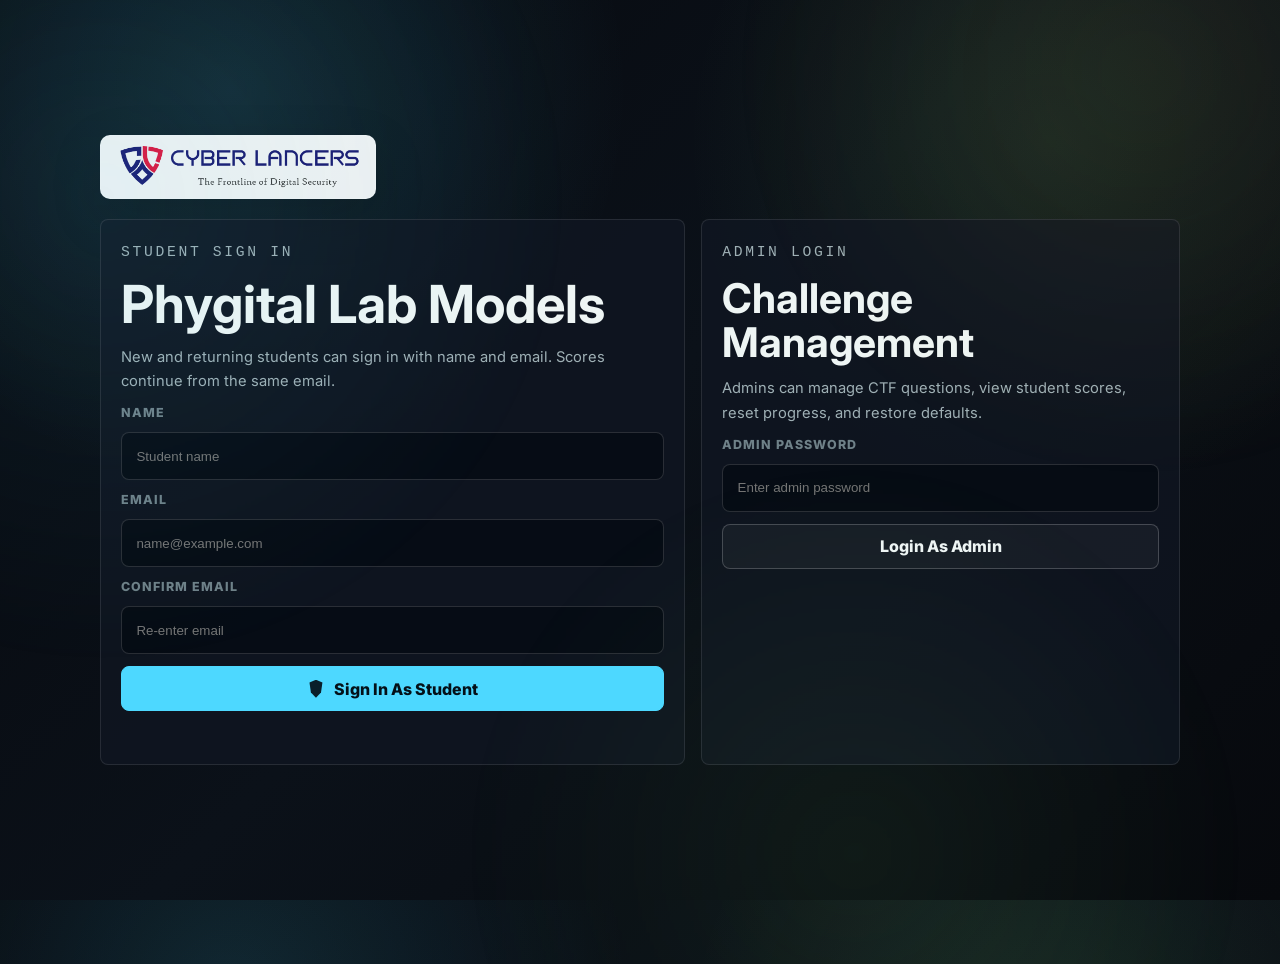
<file: index.html>
<!DOCTYPE html>
<html lang="en">
<head>
  <meta charset="UTF-8">
  <meta name="viewport" content="width=device-width, initial-scale=1.0">
  <link rel="icon" type="image/x-icon" href="/static/images/favicon.ico">
  <link rel="icon" type="image/png" sizes="32x32" href="/static/images/favicon-32.png">
  <link rel="apple-touch-icon" sizes="192x192" href="/static/images/favicon-192.png">
  <title>Phygital Lab Platform - Smart Infrastructure Training Portal</title>
  <meta name="description" content="Phygital Lab portal for airport, water treatment, industrial, hospital, lift house, power grid, toll plaza, data center, stock market, metro, and traffic lights infrastructure models.">
  <link rel="preconnect" href="https://fonts.googleapis.com">
  <link rel="preconnect" href="https://fonts.gstatic.com" crossorigin>
  <link href="https://fonts.googleapis.com/css2?family=Inter:wght@400;500;600;700;800;900&display=swap" rel="stylesheet">
  <link rel="stylesheet" href="/static/css/main.css">
  <link rel="stylesheet" href="/static/css/ctf-db.css">
</head>
<body>
  <canvas id="bg-canvas" aria-hidden="true"></canvas>

  <nav id="main-nav" aria-label="Main Navigation">
    <button class="nav-brand" type="button" data-page="home" aria-label="Go to home">
      <img class="nav-logo-img" src="/static/images/cyber-lancers-logo.png" alt="Cyber Lancers logo">
    </button>

    <ul class="nav-links" id="nav-links">
      <li><button class="nav-btn active" data-page="home">Home</button></li>
      <li><button class="nav-btn" data-page="domains">Models</button></li>
      <li><button class="nav-btn" data-page="security">Cybersecurity</button></li>
      <li><button class="nav-btn" data-page="cyber">Hackathon Leaderboards</button></li>
      <li><a class="nav-btn" href="/faq">FAQ</a></li>
      <li><a class="nav-btn" href="/login.html" data-auth-action>Login</a></li>
      <li><a class="nav-btn" href="/admin.html" data-admin-link>Admin</a></li>
    </ul>
    <button class="nav-menu-toggle" id="menu-toggle" aria-label="Toggle navigation">Menu</button>
  </nav>

  <main>
    <section class="page active" id="page-home">
      <canvas class="home-matrix-canvas" id="home-matrix-canvas" aria-hidden="true"></canvas>
      <div class="hero">
        <div class="hero-inner">
          <p class="hero-kicker">Cyber Lancers - Smart Infrastructure Demonstration Platform</p>
          <h1>Phygital Lab Experience</h1>
          <p>
            A training and documentation portal for physical-digital infrastructure models,
            cyber-physical simulations, monitoring workflows, and lab operations.
          </p>
          <div class="hero-actions">
            <button class="primary-action" data-page="domains" data-icon="models">Explore Models</button>
            <a class="secondary-action" href="http://172.16.17.219/" data-icon="wiki" data-wiki-link>Open Wiki</a>
            <button class="secondary-action" type="button" id="open-demo-btn" data-icon="play">Demo</button>
          </div>
        </div>
        <div class="hero-panel" aria-label="Lab summary">
          <div class="status-row">
            <span>Domains</span>
            <strong>10</strong>
          </div>
          <div class="status-row">
            <span>Training Areas</span>
            <strong>Cyber + OT + Simulation</strong>
          </div>
          <div class="status-row">
            <span>Scenarios</span>
            <strong>Ready</strong>
          </div>
        </div>
      </div>

      <section class="overview-band">
        <div class="overview-copy">
          <p class="section-kicker">Platform Scope</p>
          <h2>One portal for model demos.</h2>
        </div>
        <div class="overview-grid">
          <article>
            <h3>Infrastructure Models</h3>
            <p>Airport, hospital, power grid, metro, data center, lift house, toll, traffic lights, industrial, stock market, and water treatment scenarios.</p>
          </article>
          <article>
            <h3>Cybersecurity</h3>
            <p>Red Team and Blue Team activities for OT, IoT, SCADA, network, application, and monitoring workflows.</p>
          </article>
          <article>
            <h3>Operations Wiki</h3>
            <p>Architecture, devices, networking, logs, simulations, operating procedures, and maintenance notes for students and lab users.</p>
          </article>
        </div>
      </section>
    </section>

    <section class="page" id="page-domains">
      <div class="page-head">
        <p class="section-kicker">Choose A Model</p>
        <h2>Phygital Lab Infrastructure Experience</h2>
        <p>Each model area includes project overview, cybersecurity scope, and a photo/demo placeholder.</p>
      </div>
      <div class="filter-bar" id="filter-bar" aria-label="Domain filters">
        <button class="filter-btn active" data-filter="all">All</button>
        <button class="filter-btn" data-filter="transport">Transport</button>
        <button class="filter-btn" data-filter="critical">Critical Infra</button>
        <button class="filter-btn" data-filter="enterprise">Enterprise</button>
        <button class="filter-btn" data-filter="urban">Urban</button>
      </div>
      <div class="domain-grid" id="domain-grid"></div>
    </section>

    <section class="page" id="page-detail">
      <div class="detail-banner" id="detail-banner">
        <div class="detail-actions">
          <button class="back-btn" data-page="domains" data-icon="back">Back to Models</button>
          <button class="next-model-btn" id="next-model-btn" type="button" data-icon="next">Next Model</button>
        </div>
        <div class="detail-title-block">
          <p class="section-kicker" id="detail-category">Domain</p>
          <h2 id="detail-title">Domain Title</h2>
          <p id="detail-summary">Domain summary</p>
        </div>
        <div class="domain-visual" id="detail-visual" aria-hidden="true"></div>
      </div>
      <div class="detail-body">
        <nav class="tab-nav" aria-label="Domain sections">
          <button class="tab-btn active" data-tab="about">About</button>
          <button class="tab-btn" data-tab="cybersecurity">Cybersecurity</button>
          <button class="tab-btn" data-tab="photos">Photos</button>
        </nav>

        <section class="tab-content active" id="tab-about">
          <div class="content-card">
            <h3>Project Overview</h3>
            <p id="detail-overview"></p>
          </div>
          <div class="feature-grid" id="detail-features"></div>
        </section>

        <section class="tab-content" id="tab-cybersecurity">
          <div class="cyber-duo">
            <button class="cyber-card red cyber-mode-btn" id="cyber-red-btn" type="button" data-cyber-mode="red">
              <span>Red Team</span>
              <strong>Attack Surface Training</strong>
              <small id="detail-red"></small>
            </button>
            <button class="cyber-card blue cyber-mode-btn" id="cyber-blue-btn" type="button" data-cyber-mode="blue">
              <span>Blue Team</span>
              <strong>Monitoring And Response</strong>
              <small id="detail-blue"></small>
            </button>
          </div>
        </section>

        <section class="tab-content" id="tab-photos">
          <div class="photo-board">
            <div class="photo-placeholder" id="photo-preview">
              <span id="photo-icon">Model</span>
              <strong id="photo-title">Photo slots ready</strong>
              <p>Place your photos in <code>static/images/</code> and I can connect them to this section.</p>
            </div>
            <div class="photo-notes">
              <h3>Suggested Photos</h3>
              <ul id="photo-list"></ul>
            </div>
          </div>
        </section>
      </div>
    </section>

    <section class="page" id="page-security">
      <div class="page-head">
        <p class="section-kicker">Cybersecurity Insights</p>
        <h2>Learning Components Before - Capture The Flag</h2>
        <p>Use this page as a beginner guide for the tools, devices, and industrial protocols used inside the Phygital Lab hackathon rooms.</p>
      </div>

      <div class="security-hero">
        <div>
          <span>Learning Path</span>
          <h3>From model to attack surface</h3>
          <p>Students first learn what the physical device is, then identify its protocol, inspect traffic, test safe lab commands, and finally document how to defend it.</p>
        </div>
        <img src="/static/images/learning-attack-surface.jpg" alt="Cyber-physical attack surface diagram">
      </div>

      <div class="security-grid">
        <article class="security-card">
          <img src="/static/images/plc-device.jpg" alt="Programmable Logic Controller (PLC)">
          <div>
            <span>Core Devices</span>
            <h3>PLC</h3>
            <p>A Programmable Logic Controller runs logic for machines, pumps, gates, HVAC, traffic lights, and other physical processes. In the lab, PLC exposure helps students understand why OT networks need strong segmentation.</p>
          </div>
        </article>
        <article class="security-card">
          <img src="/static/images/raspberry-pi.jpg" alt="Raspberry Pi single-board computer">
          <div>
            <span>Core Devices</span>
            <h3>Raspberry Pi</h3>
            <p>A small Linux computer used as a gateway, sensor node, dashboard host, or automation bridge. It is useful for learning because students can see how software connects physical sensors to network services.</p>
          </div>
        </article>
        <article class="security-card">
          <img src="/static/images/modbus-protocol.jpg" alt="Modbus protocol communication architecture">
          <div>
            <span>Industrial Protocol</span>
            <h3>Modbus</h3>
            <p>Modbus is a common industrial protocol for reading and writing coils or registers. The CTF rooms use Modbus concepts to teach port discovery, register mapping, safe writes, and why unauthenticated control traffic is risky.</p>
          </div>
        </article>
        <article class="security-card">
          <img src="/static/images/opc-ua-protocol.jpg" alt="OPC UA unified architecture dashboard">
          <div>
            <span>Industrial Protocol</span>
            <h3>OPC UA</h3>
            <p>OPC UA lets clients browse industrial objects and read or write values. In airport scenarios, it explains how door and baggage systems can expose objects, attributes, and weak authentication paths.</p>
          </div>
        </article>
        <article class="security-card">
          <img src="/static/images/mqtt-protocol.jpg" alt="MQTT IoT pub/sub protocol architecture">
          <div>
            <span>IoT Protocol</span>
            <h3>MQTT</h3>
            <p>MQTT is a lightweight publish/subscribe protocol. Students learn how topics, wildcards, publishers, subscribers, authentication, and ACLs affect sensor dashboards and false-data injection risks.</p>
          </div>
        </article>
        <article class="security-card">
          <img src="/static/images/scada-nodered.jpg" alt="SCADA and Node-RED monitoring dashboard">
          <div>
            <span>Monitoring</span>
            <h3>SCADA And Node-RED</h3>
            <p>SCADA dashboards show live plant state. Node-RED is often used to connect sensors, protocols, and dashboards. These views help students compare cyber activity with real physical model behavior.</p>
          </div>
        </article>
      </div>

      <div class="tool-strip">
        <article>
          <strong>Kali Linux</strong>
          <p>Attacker workstation used for scanning, packet analysis, and lab-only command testing.</p>
        </article>
        <article>
          <strong>Nmap</strong>
          <p>Discovers live hosts, open ports, and service names before any deeper testing.</p>
        </article>
        <article>
          <strong>Wireshark</strong>
          <p>Captures packets so students can understand protocol traffic and payload formats.</p>
        </article>
        <article>
          <strong>Metasploit</strong>
          <p>Provides modules such as Modbus clients for controlled register read/write labs.</p>
        </article>
        <article>
          <strong>Netcat</strong>
          <p>Sends or receives raw TCP data, useful for safe lab payload delivery and testing.</p>
        </article>
        <article>
          <strong>Blue Team</strong>
          <p>Focuses on segmentation, authentication, ACLs, logging, alerting, and recovery.</p>
        </article>
      </div>
    </section>

    <section class="page" id="page-cyber">
      <div class="page-head">
        <p class="section-kicker">Hackathon Leaderboards</p>
        <h2>Model CTF Rooms And Scores</h2>
        <p>Open model CTF rooms, view leaderboards, and track Red Team / Blue Team challenge progress for every Phygital Lab model.</p>
      </div>
      <div class="cyber-scope-grid" id="cyber-scope-grid"></div>
    </section>
  </main>

  <div id="ctf-modal-overlay" class="phygital-ctf-modal" role="dialog" aria-modal="true" aria-labelledby="ctf-modal-title">
    <div class="ctf-modal">
      <div class="ctf-modal-head">
        <div class="ctf-modal-title-group">
          <div class="ctf-modal-icon" aria-hidden="true">CTF</div>
          <div>
            <div class="ctf-modal-title" id="ctf-modal-title">CTF Challenges</div>
            <div class="ctf-modal-subtitle" id="ctf-modal-subtitle">Phygital Lab Cyber Exercise</div>
          </div>
        </div>
        <button class="ctf-modal-close" id="ctf-modal-close-btn" type="button" aria-label="Close CTF modal">x</button>
      </div>
      <div class="ctf-modal-body">
        <div id="ctf-domain-board"></div>
      </div>
    </div>
  </div>

  <div id="video-modal-overlay" class="video-modal-overlay" role="dialog" aria-modal="true" aria-labelledby="video-modal-title">
    <div class="video-modal">
      <div class="video-modal-head">
        <div>
          <div class="video-modal-title" id="video-modal-title">Phygital Lab Demo</div>
          <div class="video-modal-subtitle">Smart infrastructure walkthrough</div>
        </div>
        <button class="video-modal-close" id="video-modal-close-btn" type="button" aria-label="Close demo video">x</button>
      </div>
      <video
        id="demo-video-player"
        class="demo-video-frame"
        controls
        playsinline
        preload="metadata"></video>
      <div class="demo-video-fallback" id="demo-video-fallback">
        Add the offline demo video as <code>static/videos/phygital-lab-demo.mp4</code>.
      </div>
    </div>
  </div>

  <script src="/static/js/ctf.js"></script>
  <script src="/static/js/app.js"></script>
</body>
</html>
</file>
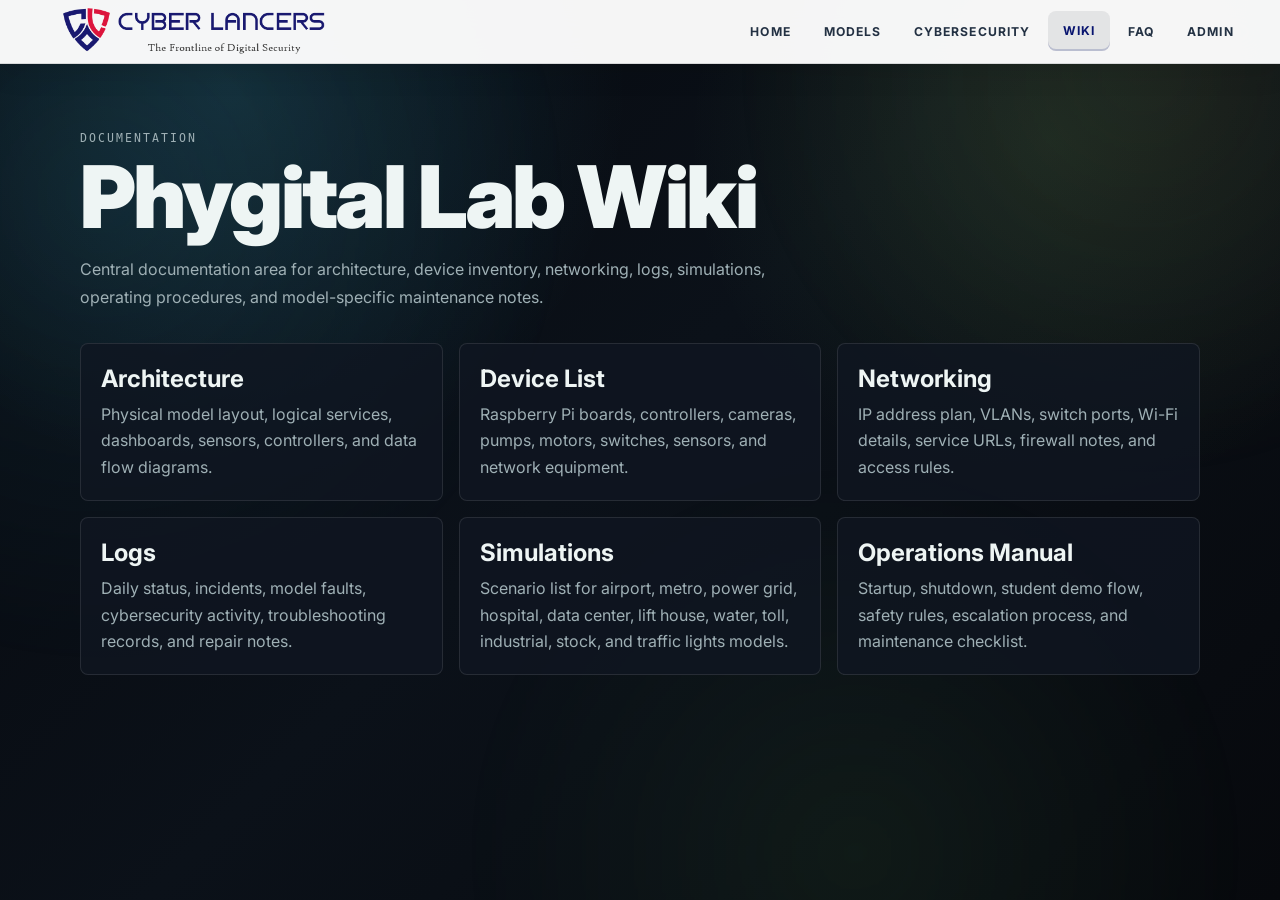
<file: wiki/index.html>
<!DOCTYPE html>
<html lang="en">
<head>
  <meta charset="UTF-8">
  <meta name="viewport" content="width=device-width, initial-scale=1.0">
  <link rel="icon" type="image/x-icon" href="/static/images/favicon.ico">
  <title>Wiki - Phygital Lab</title>
  <link rel="preconnect" href="https://fonts.googleapis.com">
  <link rel="preconnect" href="https://fonts.gstatic.com" crossorigin>
  <link href="https://fonts.googleapis.com/css2?family=Inter:wght@400;500;600;700;800;900&display=swap" rel="stylesheet">
  <link rel="stylesheet" href="/static/css/main.css">
  <style>
    .wiki-shell { position: relative; z-index: 1; width: min(1120px, calc(100% - 2rem)); margin: 0 auto; padding: calc(var(--nav-h) + 4rem) 0 5rem; }
    .wiki-shell h1 { font-family: "Inter", system-ui, sans-serif; font-size: clamp(2.7rem, 7vw, 5.4rem); font-weight: 900; line-height: 0.96; margin: 0.5rem 0 1rem; letter-spacing: -0.03em; }
    .wiki-shell > p { color: var(--muted); max-width: 760px; line-height: 1.75; }
    .wiki-grid { display: grid; grid-template-columns: repeat(3, 1fr); gap: 1rem; margin-top: 2rem; }
    .wiki-card { border: 1px solid var(--line); border-radius: 8px; background: rgba(16,23,34,0.78); padding: 1.25rem; }
    .wiki-card h2 { margin-bottom: 0.5rem; }
    .wiki-card p { color: var(--muted); line-height: 1.65; }
    @media (max-width: 900px) { .wiki-grid { grid-template-columns: 1fr 1fr; } }
    @media (max-width: 620px) { .wiki-grid { grid-template-columns: 1fr; } }
  </style>
</head>
<body>
  <nav id="main-nav" aria-label="Main Navigation">
    <a class="nav-brand" href="/index.html">
      <img class="nav-logo-img" src="/static/images/cyber-lancers-logo.png" alt="Cyber Lancers logo">
    </a>
    <ul class="nav-links">
      <li><a class="nav-btn" href="/index.html">Home</a></li>
      <li><a class="nav-btn" href="/index.html#models">Models</a></li>
      <li><a class="nav-btn" href="/index.html#cyber">Cybersecurity</a></li>
      <li><a class="nav-btn active" href="http://172.16.17.219/">Wiki</a></li>
      <li><a class="nav-btn" href="/faq">FAQ</a></li>
      <li><a class="nav-btn" href="/admin.html">Admin</a></li>
    </ul>
  </nav>

  <main class="wiki-shell">
    <p class="section-kicker">Documentation</p>
    <h1>Phygital Lab Wiki</h1>
    <p>Central documentation area for architecture, device inventory, networking, logs, simulations, operating procedures, and model-specific maintenance notes.</p>

    <section class="wiki-grid">
      <article class="wiki-card">
        <h2>Architecture</h2>
        <p>Physical model layout, logical services, dashboards, sensors, controllers, and data flow diagrams.</p>
      </article>
      <article class="wiki-card">
        <h2>Device List</h2>
        <p>Raspberry Pi boards, controllers, cameras, pumps, motors, switches, sensors, and network equipment.</p>
      </article>
      <article class="wiki-card">
        <h2>Networking</h2>
        <p>IP address plan, VLANs, switch ports, Wi-Fi details, service URLs, firewall notes, and access rules.</p>
      </article>
      <article class="wiki-card">
        <h2>Logs</h2>
        <p>Daily status, incidents, model faults, cybersecurity activity, troubleshooting records, and repair notes.</p>
      </article>
      <article class="wiki-card">
        <h2>Simulations</h2>
        <p>Scenario list for airport, metro, power grid, hospital, data center, lift house, water, toll, industrial, stock, and traffic lights models.</p>
      </article>
      <article class="wiki-card">
        <h2>Operations Manual</h2>
        <p>Startup, shutdown, student demo flow, safety rules, escalation process, and maintenance checklist.</p>
      </article>
    </section>
  </main>
</body>
</html>
</file>
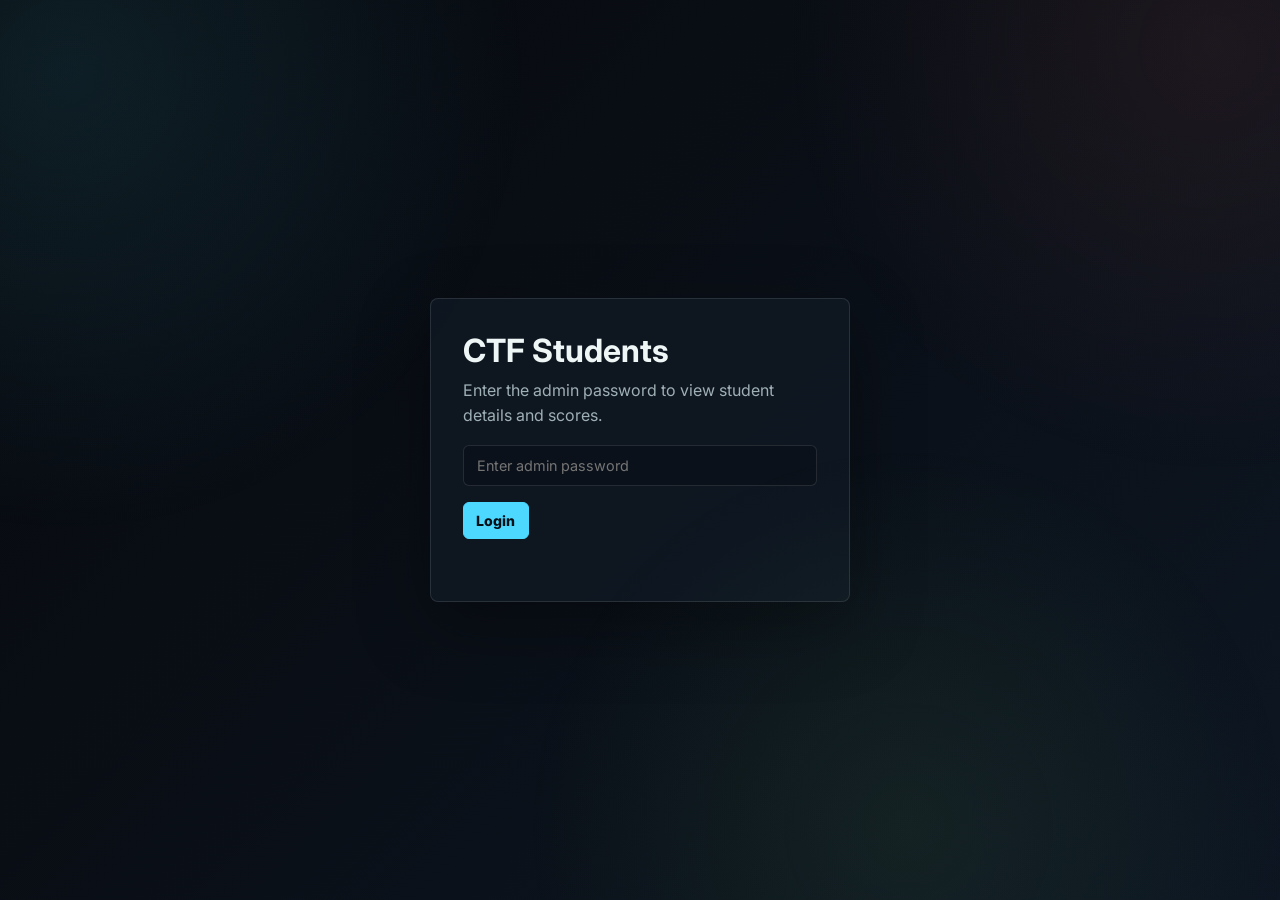
<file: admin-students.html>
<!DOCTYPE html>
<html lang="en">
<head>
  <meta charset="UTF-8">
  <meta name="viewport" content="width=device-width, initial-scale=1.0">
  <link rel="icon" type="image/x-icon" href="/static/images/favicon.ico">
  <title>CTF Students - Phygital Lab</title>
  <link rel="preconnect" href="https://fonts.googleapis.com">
  <link rel="preconnect" href="https://fonts.gstatic.com" crossorigin>
  <link href="https://fonts.googleapis.com/css2?family=Inter:wght@400;500;600;700;800;900&display=swap" rel="stylesheet">
  <style>
    :root { --bg:#07090d; --panel:#101722; --panel2:#172232; --line:rgba(255,255,255,.11); --text:#eff6f6; --muted:#9fb0b5; --cyan:#4dd8ff; --green:#78d56f; --red:#ff6d61; --amber:#f0b64a; }
    * { box-sizing:border-box; margin:0; padding:0; }
    body { min-height:100vh; background:linear-gradient(135deg,#07090d,#0d1622); color:var(--text); font-family:Inter,system-ui,sans-serif; }
    body::before { content:""; position:fixed; inset:-20%; pointer-events:none; background:radial-gradient(circle at 18% 20%,rgba(77,216,255,.10),transparent 26%),radial-gradient(circle at 82% 18%,rgba(255,109,97,.08),transparent 24%),radial-gradient(circle at 65% 80%,rgba(120,213,111,.08),transparent 25%); }
    button,input { font:inherit; }
    button { cursor:pointer; }
    a { color:inherit; text-decoration:none; }
    .login-screen { min-height:100vh; display:flex; align-items:center; justify-content:center; padding:1rem; }
    .login-box,.card { border:1px solid var(--line); border-radius:8px; background:rgba(16,23,34,.92); box-shadow:0 24px 70px rgba(0,0,0,.35); }
    .login-box { width:min(420px,100%); padding:2rem; }
    .login-box h1 { font-size:2rem; margin-bottom:.5rem; }
    .muted,.student-card p { color:var(--muted); line-height:1.6; }
    .login-field { width:100%; border:1px solid var(--line); background:#0b111a; color:var(--text); border-radius:6px; padding:.68rem .8rem; font-size:.9rem; outline:none; margin:1rem 0; }
    .btn { border:1px solid var(--line); background:var(--panel2); color:var(--text); border-radius:6px; padding:.58rem .78rem; font-size:.88rem; font-weight:800; transition:transform .18s ease, box-shadow .18s ease, filter .18s ease; }
    .btn:hover { transform:translateY(-2px); box-shadow:0 12px 28px rgba(0,0,0,.22); filter:brightness(1.08); }
    .btn.primary { background:var(--cyan); color:#041018; border-color:var(--cyan); }
    .btn.danger { background:rgba(255,109,97,.12); border-color:rgba(255,109,97,.35); color:var(--red); }
    .err { color:var(--red); min-height:1.3rem; margin-top:.6rem; font-family:ui-monospace,SFMono-Regular,Menlo,Consolas,monospace; font-size:.8rem; }
    header { min-height:72px; display:flex; align-items:center; justify-content:space-between; gap:1rem; padding:.65rem max(1rem,calc((100vw - 1180px)/2)); background:#fff; color:#111827; border-bottom:1px solid rgba(0,0,0,.12); position:sticky; top:0; z-index:10; }
    .brand { display:flex; align-items:center; gap:.8rem; font-weight:900; min-width:0; }
    .brand img { width:240px; max-width:34vw; height:48px; object-fit:contain; object-position:left center; }
    .actions { display:flex; flex-wrap:wrap; gap:.6rem; justify-content:flex-end; }
    .shell { position:relative; z-index:1; width:min(1180px,calc(100% - 2rem)); margin:0 auto; padding:1.55rem 0 4rem; }
    .topline { display:flex; align-items:flex-end; justify-content:space-between; gap:1rem; margin-bottom:1rem; }
    .topline h1 { font-size:clamp(2.2rem,5vw,4.3rem); line-height:.95; }
    .stats,.score-row { display:flex; flex-wrap:wrap; gap:.5rem; margin:.8rem 0; }
    .pill { border:1px solid var(--line); background:rgba(255,255,255,.04); border-radius:999px; padding:.45rem .7rem; color:var(--muted); font-family:ui-monospace,SFMono-Regular,Menlo,Consolas,monospace; font-size:.78rem; }
    .student-grid { display:grid; gap:.9rem; }
    .student-card { border:1px solid var(--line); background:rgba(255,255,255,.035); border-radius:8px; padding:1rem; overflow-wrap:anywhere; }
    .student-card-head { display:flex; align-items:flex-start; justify-content:space-between; gap:1rem; }
    .student-select { display:flex; align-items:center; gap:.45rem; color:var(--muted); font-size:.82rem; font-weight:800; }
    .student-select input { width:18px; height:18px; accent-color:var(--cyan); }
    .student-card h3 { font-size:1.15rem; margin-bottom:.25rem; }
    .student-domain-grid { display:grid; grid-template-columns:repeat(auto-fit,minmax(190px,1fr)); gap:.45rem; margin-top:.8rem; }
    .student-domain-row { display:flex; align-items:center; justify-content:space-between; gap:.6rem; border:1px solid var(--line); border-radius:6px; background:rgba(255,255,255,.035); padding:.55rem .65rem; }
    .student-domain-row strong { font-size:.86rem; }
    .student-domain-row span { color:var(--muted); font-family:ui-monospace,SFMono-Regular,Menlo,Consolas,monospace; font-size:.78rem; white-space:nowrap; }
    .hidden { display:none!important; }
    .danger-zone { display:flex; flex-wrap:wrap; align-items:center; gap:.6rem; margin:.9rem 0 1rem; }
    .danger-zone .btn { min-height:38px; }
    .action-msg { color:var(--amber); font-family:ui-monospace,SFMono-Regular,Menlo,Consolas,monospace; font-size:.8rem; min-height:1.2rem; }
    @media (max-width:760px) { header { flex-direction:column; align-items:flex-start; } .brand img { width:220px; max-width:76vw; } .topline { align-items:flex-start; flex-direction:column; } }
  </style>
</head>
<body>
  <section class="login-screen" id="login-screen">
    <div class="login-box">
      <h1>CTF Students</h1>
      <p class="muted">Enter the admin password to view student details and scores.</p>
      <input class="login-field" type="password" id="login-pass" placeholder="Enter admin password" autocomplete="current-password">
      <button class="btn primary" type="button" onclick="doLogin()">Login</button>
      <div class="err" id="login-err"></div>
    </div>
  </section>

  <section id="students-app" class="hidden">
    <header>
      <a class="brand" href="/admin.html">
        <img src="/static/images/cyber-lancers-logo.png" alt="Cyber Lancers logo">
        <span>CTF Students</span>
      </a>
      <div class="actions">
        <a class="btn" href="/admin.html">Back to Admin</a>
        <a class="btn" href="/index.html">Back to Site</a>
        <button class="btn danger" type="button" onclick="doLogout()">Logout</button>
      </div>
    </header>

    <main class="shell">
      <div class="topline">
        <div>
          <p class="muted">Phygital Lab Challenge Management</p>
          <h1>Student Scores</h1>
        </div>
        <button class="btn" type="button" onclick="loadStudents()">Refresh</button>
      </div>
      <div class="danger-zone">
        <button class="btn" type="button" onclick="toggleSelectAllStudents(true)">Select All</button>
        <button class="btn" type="button" onclick="toggleSelectAllStudents(false)">Clear Selection</button>
        <button class="btn danger" type="button" onclick="deleteSelectedStudents()">Delete Selected</button>
        <button class="btn danger" type="button" onclick="deleteAllStudents()">Delete All Student Data</button>
        <span class="action-msg" id="student-action-msg"></span>
      </div>
      <div class="stats" id="students-stats"></div>
      <div class="student-grid" id="students-list"></div>
    </main>
  </section>

  <script>
    const ADMIN_TOKEN_KEY = "phygital_admin_token";
    let domains = [];

    async function api(path, options) {
      const token = localStorage.getItem(ADMIN_TOKEN_KEY) || "";
      const headers = { "Content-Type": "application/json", ...((options && options.headers) || {}) };
      if (token) headers.Authorization = `Bearer ${token}`;
      const res = await fetch(path, { ...(options || {}), headers });
      const data = await res.json().catch(() => ({}));
      if (res.status === 401) {
        localStorage.removeItem(ADMIN_TOKEN_KEY);
        showLogin();
      }
      if (!res.ok || data.ok === false) throw new Error(data.msg || "Request failed");
      return data;
    }

    async function doLogin() {
      document.getElementById("login-err").textContent = "";
      try {
        const data = await api("/api/admin/login", {
          method: "POST",
          body: JSON.stringify({ password: document.getElementById("login-pass").value })
        });
        localStorage.setItem(ADMIN_TOKEN_KEY, data.token);
        await boot();
      } catch (e) {
        document.getElementById("login-err").textContent = e.message;
      }
    }

    function doLogout() {
      localStorage.removeItem(ADMIN_TOKEN_KEY);
      showLogin();
    }

    function showLogin() {
      document.getElementById("login-screen").classList.remove("hidden");
      document.getElementById("students-app").classList.add("hidden");
    }

    function showApp() {
      document.getElementById("login-screen").classList.add("hidden");
      document.getElementById("students-app").classList.remove("hidden");
    }

    async function boot() {
      showApp();
      await loadStudents();
    }

    async function loadStudents() {
      const data = await api("/api/admin/students");
      domains = data.domains || domains;
      const students = data.students || [];
      document.getElementById("students-stats").innerHTML = `
        <span class="pill">${students.length} students</span>
        <span class="pill">${students.reduce((s, st) => s + st.totalScore, 0)} total points</span>
        <span class="pill">${students.reduce((s, st) => s + st.totalSolved, 0)} solves</span>
        <span class="pill">${students.reduce((s, st) => s + st.attempts, 0)} attempts</span>`;
      document.getElementById("students-list").innerHTML = students.length ? students.map(renderStudent).join("") : `<p class="muted">No students yet.</p>`;
    }

    function renderStudent(st) {
      return `
        <article class="student-card">
          <div class="student-card-head">
            <div>
              <h3>${escapeHtml(st.name)}</h3>
              <p>${escapeHtml(st.email)}</p>
            </div>
            <label class="student-select">
              <input type="checkbox" class="student-delete-check" value="${st.id}">
              Select
            </label>
          </div>
          <div class="score-row">
            <span class="pill">${st.totalScore} total points</span>
            <span class="pill">${st.totalSolved} solved</span>
            <span class="pill">${st.attempts} attempts</span>
            <span class="pill">Last: ${formatDate(st.lastActivity)}</span>
          </div>
          <div class="student-domain-grid">
            ${domains.map((domain) => {
              const score = Number((st.scores || {})[domain.id] || 0);
              const solved = Number((st.solved || {})[domain.id] || 0);
              return `<div class="student-domain-row"><strong>${escapeHtml(domain.title)}</strong><span>${score} pts / ${solved} solved</span></div>`;
            }).join("")}
          </div>
        </article>`;
    }

    function selectedStudentIds() {
      return [...document.querySelectorAll(".student-delete-check:checked")].map((input) => Number(input.value)).filter(Boolean);
    }

    function toggleSelectAllStudents(checked) {
      document.querySelectorAll(".student-delete-check").forEach((input) => { input.checked = checked; });
      document.getElementById("student-action-msg").textContent = checked ? `${selectedStudentIds().length} selected` : "";
    }

    async function deleteSelectedStudents() {
      const ids = selectedStudentIds();
      if (!ids.length) {
        document.getElementById("student-action-msg").textContent = "Select at least one student.";
        return;
      }
      if (!confirm(`Delete ${ids.length} selected student(s) and all their scores?`)) return;
      const result = await api("/api/admin/students", {
        method: "DELETE",
        body: JSON.stringify({ ids })
      });
      document.getElementById("student-action-msg").textContent = `${result.deleted} student(s) deleted.`;
      await loadStudents();
    }

    async function deleteAllStudents() {
      if (!confirm("Delete ALL students, scores, attempts, solves, and hints? This cannot be undone.")) return;
      const result = await api("/api/admin/students", {
        method: "DELETE",
        body: JSON.stringify({ all: true })
      });
      document.getElementById("student-action-msg").textContent = `${result.deleted} student(s) deleted.`;
      await loadStudents();
    }

    function formatDate(value) {
      if (!value) return "No activity";
      const date = new Date(value);
      if (Number.isNaN(date.getTime())) return "No activity";
      return date.toLocaleString();
    }

    function escapeHtml(value) {
      return String(value || "").replace(/[&<>"']/g, (ch) => ({ "&": "&amp;", "<": "&lt;", ">": "&gt;", '"': "&quot;", "'": "&#39;" }[ch]));
    }

    document.getElementById("login-pass").addEventListener("keydown", (e) => { if (e.key === "Enter") doLogin(); });
    document.addEventListener("DOMContentLoaded", () => {
      if (localStorage.getItem(ADMIN_TOKEN_KEY)) boot();
    });
  </script>
</body>
</html>
</file>
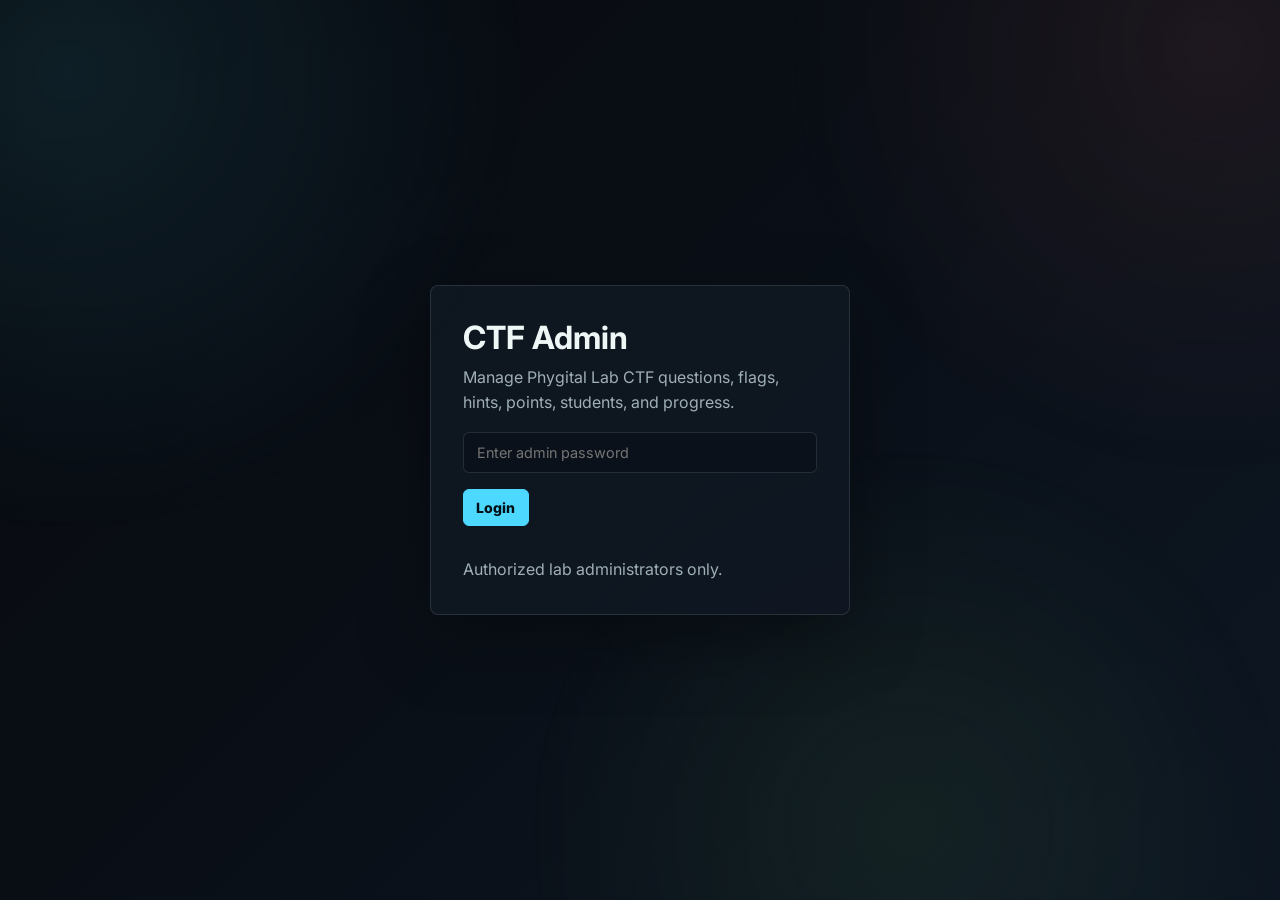
<file: admin.html>
<!DOCTYPE html>
<html lang="en">
<head>
  <meta charset="UTF-8">
  <meta name="viewport" content="width=device-width, initial-scale=1.0">
  <link rel="icon" type="image/x-icon" href="/static/images/favicon.ico">
  <title>Phygital Lab CTF Admin</title>
  <link rel="preconnect" href="https://fonts.googleapis.com">
  <link rel="preconnect" href="https://fonts.gstatic.com" crossorigin>
  <link href="https://fonts.googleapis.com/css2?family=Inter:wght@400;500;600;700;800;900&display=swap" rel="stylesheet">
  <link rel="stylesheet" href="/static/css/main.css">
  <style>
    :root { --bg:#07090d; --panel:#101722; --panel2:#172232; --line:rgba(255,255,255,.11); --text:#eff6f6; --muted:#9fb0b5; --cyan:#4dd8ff; --green:#78d56f; --red:#ff6d61; --amber:#f0b64a; }
    * { box-sizing:border-box; margin:0; padding:0; }
    html, body { overflow-x:hidden; }
    body { min-height:100vh; background:linear-gradient(135deg,#07090d,#0d1622); color:var(--text); font-family:Inter,system-ui,sans-serif; }
    body::before { content:""; position:fixed; inset:-20%; pointer-events:none; background:radial-gradient(circle at 18% 20%,rgba(77,216,255,.10),transparent 26%),radial-gradient(circle at 82% 18%,rgba(255,109,97,.08),transparent 24%),radial-gradient(circle at 65% 80%,rgba(120,213,111,.08),transparent 25%); animation:adminAmbient 16s ease-in-out infinite alternate; }
    button,input,textarea,select { font:inherit; }
    button { cursor:pointer; }
    a { color:inherit; text-decoration:none; }
    #login-screen { min-height:100vh; display:flex; align-items:center; justify-content:center; padding:1rem; }
    .login-box,.card,.modal { border:1px solid var(--line); border-radius:8px; background:rgba(16,23,34,.92); box-shadow:0 24px 70px rgba(0,0,0,.35); }
    .login-box { width:min(420px,100%); padding:2rem; animation:adminFloatIn .65s cubic-bezier(.18,.9,.22,1) both; }
    .login-box h1 { font-size:2rem; margin-bottom:.5rem; }
    .login-box p,.muted { color:var(--muted); line-height:1.6; }
    .login-field,.input,textarea,select { width:100%; border:1px solid var(--line); background:#0b111a; color:var(--text); border-radius:6px; padding:.68rem .8rem; font-size:.9rem; outline:none; }
    textarea { min-height:110px; resize:vertical; }
    .login-field { margin:1rem 0; }
    .btn { border:1px solid var(--line); background:var(--panel2); color:var(--text); border-radius:6px; padding:.58rem .78rem; font-size:.88rem; font-weight:800; transition:transform .18s ease, box-shadow .18s ease, filter .18s ease, border-color .18s ease; }
    .btn:hover { transform:translateY(-2px); box-shadow:0 12px 28px rgba(0,0,0,.22); filter:brightness(1.08); }
    .btn.primary { background:var(--cyan); color:#041018; border-color:var(--cyan); }
    .btn.danger { background:rgba(255,109,97,.12); border-color:rgba(255,109,97,.35); color:var(--red); }
    .btn.ok { background:rgba(120,213,111,.12); border-color:rgba(120,213,111,.35); color:var(--green); }
    .err { color:var(--red); min-height:1.3rem; margin-top:.6rem; font-family:ui-monospace,SFMono-Regular,Menlo,Consolas,monospace; font-size:.8rem; }
    #admin-app { display:none; }
    header { min-height:72px; display:flex; align-items:center; justify-content:space-between; gap:1rem; padding:.65rem max(1rem,calc((100vw - 1180px)/2)); background:#fff; color:#111827; border-bottom:1px solid rgba(0,0,0,.12); position:sticky; top:0; z-index:10; animation:adminNav .55s ease both; }
    .brand { display:flex; align-items:center; gap:.8rem; font-weight:900; min-width:0; }
    .brand img { width:240px; max-width:34vw; height:48px; object-fit:contain; object-position:left center; }
    .shell { width:min(1180px,calc(100% - 2rem)); margin:0 auto; padding:1.55rem 0 4rem; }
    .topline { display:flex; align-items:flex-end; justify-content:space-between; gap:1rem; margin-bottom:1rem; }
    .topline h1 { font-size:clamp(2rem,3.6vw,3.25rem); line-height:.98; animation:adminTitle .7s .08s cubic-bezier(.18,.9,.22,1) both; }
    .tabs { display:flex; flex-wrap:wrap; gap:.45rem; overflow:visible; padding-bottom:0; margin-bottom:1rem; }
    .tab { white-space:nowrap; border:1px solid var(--line); background:rgba(255,255,255,.04); color:var(--muted); border-radius:6px; padding:.5rem .65rem; font-size:.86rem; font-weight:800; transition:transform .18s ease, background .18s ease, color .18s ease, border-color .18s ease; }
    .tab:hover { transform:translateY(-2px); color:var(--text); border-color:rgba(77,216,255,.28); }
    .tab.active { background:var(--cyan); color:#041018; border-color:var(--cyan); }
    .panel { display:none; }
    .panel.active { display:block; animation:panelIn .35s ease both; }
    .grid { display:grid; grid-template-columns:minmax(0,1.08fr) minmax(280px,.92fr); gap:1rem; align-items:start; }
    .card { padding:1rem; margin-bottom:.8rem; min-width:0; transition:transform .22s ease, border-color .22s ease, box-shadow .22s ease; }
    .card:hover { transform:translateY(-3px); border-color:rgba(77,216,255,.22); box-shadow:0 18px 48px rgba(0,0,0,.23); }
    .card h2,.card h3 { margin-bottom:.7rem; font-size:1.15rem; }
    .form-grid { display:grid; grid-template-columns:1fr 160px; gap:.8rem; }
    .full { grid-column:1 / -1; }
    label { display:block; color:var(--muted); font-family:ui-monospace,SFMono-Regular,Menlo,Consolas,monospace; font-size:.72rem; text-transform:uppercase; letter-spacing:.08em; margin-bottom:.35rem; }
    .actions { display:flex; flex-wrap:wrap; gap:.6rem; margin-top:.9rem; }
    header .actions { margin-top:0; justify-content:flex-end; }
    .stats { display:flex; flex-wrap:wrap; gap:.5rem; margin-bottom:1rem; }
    .pill { border:1px solid var(--line); background:rgba(255,255,255,.04); border-radius:999px; padding:.45rem .7rem; color:var(--muted); font-family:ui-monospace,SFMono-Regular,Menlo,Consolas,monospace; font-size:.78rem; }
    .q-card,.student-card { border:1px solid var(--line); background:rgba(255,255,255,.035); border-radius:8px; padding:1rem; margin-bottom:.8rem; overflow-wrap:anywhere; animation:panelIn .35s ease both; transition:transform .2s ease, border-color .2s ease, background .2s ease; }
    .q-card:hover,.student-card:hover { transform:translateY(-3px); border-color:rgba(120,213,111,.24); background:rgba(255,255,255,.055); }
    .q-card-head { display:flex; justify-content:space-between; gap:1rem; align-items:flex-start; }
    .q-card h3 { margin:0; font-size:1rem; }
    .q-card p { color:var(--muted); line-height:1.6; margin:.65rem 0; }
    .flag { color:var(--green); font-family:ui-monospace,SFMono-Regular,Menlo,Consolas,monospace; overflow-wrap:anywhere; }
    .hint { color:var(--amber); font-size:.9rem; }
    .modal-wrap { display:none; position:fixed; inset:0; background:rgba(0,0,0,.72); z-index:30; align-items:center; justify-content:center; padding:1rem; }
    .modal-wrap.open { display:flex; animation:modalShade .2s ease both; }
    .modal { width:min(720px,100%); padding:1.2rem; max-height:90vh; overflow:auto; animation:adminFloatIn .35s cubic-bezier(.18,.9,.22,1) both; }
    .student-grid { display:grid; gap:.8rem; }
    .student-card h3 { margin-bottom:.25rem; }
    .student-domain-grid { display:grid; grid-template-columns:repeat(auto-fit,minmax(190px,1fr)); gap:.45rem; margin-top:.8rem; }
    .student-domain-row { display:flex; align-items:center; justify-content:space-between; gap:.6rem; border:1px solid var(--line); border-radius:6px; background:rgba(255,255,255,.035); padding:.55rem .65rem; }
    .student-domain-row strong { font-size:.86rem; }
    .student-domain-row span { color:var(--muted); font-family:ui-monospace,SFMono-Regular,Menlo,Consolas,monospace; font-size:.78rem; white-space:nowrap; }
    .student-meta { color:var(--muted); font-size:.86rem; margin-top:.35rem; }
    .score-row { display:flex; flex-wrap:wrap; gap:.4rem; margin-top:.6rem; }
    #students-card { scroll-margin-top:90px; }
    @media (max-width:960px) {
      .topline { align-items:flex-start; flex-direction:column; }
      .grid { grid-template-columns:1fr; }
    }
    @media (max-width:760px) {
      header { padding:.8rem 1rem; flex-direction:column; align-items:flex-start; }
      .brand img { width:220px; max-width:76vw; }
      .form-grid { grid-template-columns:1fr; }
      .tab { flex:1 1 calc(50% - .45rem); text-align:center; }
      .q-card-head { flex-direction:column; }
    }
    @keyframes adminAmbient { from { transform:translate3d(-1%,-1%,0) rotate(0deg); } to { transform:translate3d(1%,1%,0) rotate(3deg); } }
    @keyframes adminFloatIn { from { opacity:0; transform:translateY(20px) scale(.98); filter:blur(5px); } to { opacity:1; transform:translateY(0) scale(1); filter:blur(0); } }
    @keyframes adminNav { from { opacity:0; transform:translateY(-14px); } to { opacity:1; transform:translateY(0); } }
    @keyframes adminTitle { from { opacity:0; transform:translateY(18px); } to { opacity:1; transform:translateY(0); } }
    @keyframes panelIn { from { opacity:0; transform:translateY(10px); } to { opacity:1; transform:translateY(0); } }
    @keyframes modalShade { from { opacity:0; } to { opacity:1; } }
    @media (prefers-reduced-motion:reduce) { *,*::before,*::after { animation-duration:.001ms!important; animation-iteration-count:1!important; transition-duration:.001ms!important; } }
  </style>
</head>
<body>
  <section id="login-screen">
    <div class="login-box">
      <h1>CTF Admin</h1>
      <p>Manage Phygital Lab CTF questions, flags, hints, points, students, and progress.</p>
      <input class="login-field" type="password" id="login-pass" placeholder="Enter admin password" autocomplete="current-password">
      <button class="btn primary" onclick="doLogin()">Login</button>
      <div class="err" id="login-err"></div>
      <p class="muted">Authorized lab administrators only.</p>
    </div>
  </section>

  <section id="admin-app">
    <header>
      <a class="brand" href="/index.html">
        <img src="/static/images/cyber-lancers-logo.png" alt="Cyber Lancers logo">
      </a>
      <div class="actions">
        <a class="btn" href="/index.html">Back to Site</a>
        <button class="btn danger" onclick="doLogout()">Logout</button>
      </div>
    </header>

    <main class="shell">
      <div class="topline">
        <div>
          <p class="muted">Phygital Lab Challenge Management</p>
          <h1>CTF Questions</h1>
        </div>
        <div class="actions">
          <button class="btn" onclick="openStudentsPage()">Students</button>
          <button class="btn danger" onclick="resetProgress()">Reset Progress</button>
          <button class="btn danger" onclick="restoreDefaults()">Restore Defaults</button>
          <button class="btn" onclick="exportData()">Export JSON</button>
        </div>
      </div>

      <nav class="tabs" id="tabs"></nav>
      <div id="panels"></div>

      <section class="card" id="students-card" style="display:none">
        <div class="topline">
          <div>
            <h2>Students</h2>
            <p class="muted">Scores and attempts across all Phygital Lab CTF domains.</p>
          </div>
          <button class="btn" onclick="document.getElementById('students-card').style.display='none'">Close</button>
        </div>
        <div class="stats" id="students-stats"></div>
        <div class="student-grid" id="students-list"></div>
      </section>
    </main>
  </section>

  <div class="modal-wrap" id="edit-modal">
    <div class="modal">
      <div class="topline">
        <h2>Edit Challenge</h2>
        <button class="btn" onclick="closeModal()">Close</button>
      </div>
      <input type="hidden" id="edit-id">
      <input type="hidden" id="edit-cat">
      <div class="form-grid">
        <div><label>Title</label><input class="input" id="edit-title"></div>
        <div><label>Points</label><input class="input" type="number" id="edit-points" min="1"></div>
        <div class="full"><label>Description</label><textarea id="edit-desc"></textarea></div>
        <div><label>Flag</label><input class="input" id="edit-flag" spellcheck="false"></div>
        <div><label>Hint</label><input class="input" id="edit-hint"></div>
      </div>
      <div class="actions">
        <button class="btn primary" onclick="saveEdit()">Save Changes</button>
      </div>
    </div>
  </div>

  <script src="/static/js/ctf.js"></script>
  <script>
    const ADMIN_TOKEN_KEY = "phygital_admin_token";
    let domains = [];
    let questions = {};
    let active = "";

    async function api(path, options) {
      const token = localStorage.getItem(ADMIN_TOKEN_KEY) || "";
      const headers = { "Content-Type": "application/json", ...((options && options.headers) || {}) };
      if (token) headers.Authorization = `Bearer ${token}`;
      const res = await fetch(path, { ...(options || {}), headers });
      const data = await res.json().catch(() => ({}));
      if (res.status === 401) {
        localStorage.removeItem(ADMIN_TOKEN_KEY);
        document.getElementById("admin-app").style.display = "none";
        document.getElementById("login-screen").style.display = "flex";
      }
      if (!res.ok || data.ok === false) throw new Error(data.msg || "Request failed");
      return data;
    }

    async function doLogin() {
      document.getElementById("login-err").textContent = "";
      try {
        const data = await api("/api/admin/login", {
          method: "POST",
          body: JSON.stringify({ password: document.getElementById("login-pass").value })
        });
        localStorage.setItem(ADMIN_TOKEN_KEY, data.token);
        document.getElementById("login-screen").style.display = "none";
        document.getElementById("admin-app").style.display = "block";
        init();
      } catch (e) {
        document.getElementById("login-err").textContent = e.message;
      }
    }
    function doLogout() {
      localStorage.removeItem(ADMIN_TOKEN_KEY);
      window.location.href = "/index.html";
    }
    document.getElementById("login-pass").addEventListener("keydown", (e) => { if (e.key === "Enter") doLogin(); });
    document.addEventListener("DOMContentLoaded", () => {
      if (localStorage.getItem(ADMIN_TOKEN_KEY)) {
        document.getElementById("login-screen").style.display = "none";
        document.getElementById("admin-app").style.display = "block";
        init();
      }
    });

    function openStudentsPage() {
      window.open("/admin-students.html", "_blank", "noopener");
    }

    async function init() {
      const data = await api("/api/admin/challenges");
      domains = data.domains || [];
      questions = data.questions || {};
      active = new URLSearchParams(location.search).get("domain") || domains[0].id;
      renderTabs();
      renderPanels();
      switchDomain(active);
    }

    function renderTabs() {
      document.getElementById("tabs").innerHTML = domains.map((d) =>
        `<button class="tab ${d.isMaintenance ? 'tab-maintenance' : ''}" id="tab-${d.id}" onclick="switchDomain('${d.id}')">
          ${escapeHtml(d.title)} ${d.isMaintenance ? '<span style="color:#fcd34d; font-size:0.85em; margin-left:0.25rem;">🛠️</span>' : ''}
        </button>`
      ).join("");
    }

    function renderPanels() {
      document.getElementById("panels").innerHTML = domains.map((d) => `
        <section class="panel" id="panel-${d.id}">
          <div class="maintenance-toggle-bar">
            <div>
              <strong style="color: #f1f5f9; font-size: 1.05rem;">${escapeHtml(d.title)} Model Status:</strong>
              <span style="margin-left: 0.5rem; font-size: 0.88rem; color: ${d.isMaintenance ? '#fcd34d' : '#34d399'}; font-weight: 600;">
                ${d.isMaintenance ? '🛠️ Under Maintenance Mode' : '✅ Active & Operational'}
              </span>
            </div>
            <button type="button" class="btn-maintenance ${d.isMaintenance ? 'active-warning' : ''}" onclick="toggleMaintenance('${d.id}')">
              ${d.isMaintenance ? '🛠️ Remove Maintenance Mode' : '⚠️ Put Under Maintenance'}
            </button>
          </div>

          <div class="grid">
            <form class="card" onsubmit="addQuestion(event,'${d.id}')">
              <h2>Add Challenge - ${escapeHtml(d.title)}</h2>
              <div class="form-grid">
                <div><label>Title</label><input class="input" id="${d.id}-title" required></div>
                <div><label>Points</label><input class="input" id="${d.id}-points" type="number" min="1" value="100" required></div>
                <div class="full"><label>Description</label><textarea id="${d.id}-desc" required></textarea></div>
                <div><label>Flag</label><input class="input" id="${d.id}-flag" placeholder="FLAG{...}" spellcheck="false" required></div>
                <div><label>Hint</label><input class="input" id="${d.id}-hint"></div>
              </div>
              <div class="actions">
                <button class="btn primary" type="submit">Add Challenge</button>
                <button class="btn" type="button" onclick="clearForm('${d.id}')">Clear</button>
              </div>
              <div class="err" id="${d.id}-msg"></div>
            </form>
            <div class="card" style="position: relative; overflow: hidden; min-height: 220px;">
              ${d.isMaintenance ? `
                <div class="model-maintenance-overlay">
                  <div class="maintenance-badge-container">
                    <span class="maintenance-dot"></span>
                    <span>🛠️ Under Maintenance</span>
                  </div>
                  <div class="maintenance-subtitle">Students see transparent overlay on this model</div>
                </div>
              ` : ''}
              <h2>${escapeHtml(d.title)} Summary</h2>
              <div class="stats" id="${d.id}-stats"></div>
              <p class="muted">Questions added here appear immediately on the student CTF board for this domain.</p>
            </div>
          </div>
          <div id="${d.id}-list"></div>
        </section>
      `).join("");
    }

    async function toggleMaintenance(domainId) {
      const domain = domains.find((d) => d.id === domainId);
      if (!domain) return;
      const newStatus = !domain.isMaintenance;
      try {
        const res = await api("/api/admin/maintenance", {
          method: "POST",
          body: JSON.stringify({ domainId, isMaintenance: newStatus })
        });
        domain.isMaintenance = res.isMaintenance;
        renderTabs();
        renderPanels();
        switchDomain(domainId);
      } catch (err) {
        alert("Failed to update maintenance mode: " + err.message);
      }
    }

    function switchDomain(id) {
      active = id;
      domains.forEach((d) => {
        document.getElementById(`tab-${d.id}`).classList.toggle("active", d.id === id);
        document.getElementById(`panel-${d.id}`).classList.toggle("active", d.id === id);
      });
      renderList(id);
    }

    function renderList(id) {
      const list = questions[id] || [];
      const total = list.reduce((sum, q) => sum + Number(q.points || 0), 0);
      document.getElementById(`${id}-stats`).innerHTML = `<span class="pill">${list.length} challenges</span><span class="pill">${total} points</span>`;
      document.getElementById(`${id}-list`).innerHTML = list.length ? list.map((q) => `
        <article class="q-card">
          <div class="q-card-head">
            <div>
              <h3>${escapeHtml(q.title)}</h3>
              <div class="stats"><span class="pill">${q.points} pts</span><span class="pill">${escapeHtml(q.id)}</span></div>
            </div>
            <div class="actions">
              <button class="btn ok" type="button" onclick="openEdit('${q.id}','${id}')">Edit</button>
              <button class="btn danger" type="button" onclick="deleteQuestion('${q.id}','${id}')">Delete</button>
            </div>
          </div>
          <p>${q.description}</p>
          <div class="flag">Flag: ${escapeHtml(q.flag)}</div>
          ${q.hint ? `<div class="hint">Hint: ${escapeHtml(q.hint)}</div>` : ""}
        </article>
      `).join("") : `<div class="card"><p class="muted">No challenges yet. Add the first one above.</p></div>`;
    }

    async function reloadDomain(id) {
      const data = await api("/api/admin/challenges");
      questions = data.questions || {};
      renderList(id);
    }

    async function addQuestion(event, id) {
      event.preventDefault();
      const payload = getForm(id);
      try {
        await api("/api/admin/challenges", { method: "POST", body: JSON.stringify({ category: id, ...payload }) });
        clearForm(id);
        await reloadDomain(id);
      } catch (e) {
        document.getElementById(`${id}-msg`).textContent = e.message;
      }
    }

    function getForm(id) {
      return {
        title: document.getElementById(`${id}-title`).value.trim(),
        points: Number(document.getElementById(`${id}-points`).value || 0),
        description: document.getElementById(`${id}-desc`).value.trim(),
        flag: document.getElementById(`${id}-flag`).value.trim(),
        hint: document.getElementById(`${id}-hint`).value.trim()
      };
    }

    function clearForm(id) {
      ["title", "desc", "flag", "hint"].forEach((name) => document.getElementById(`${id}-${name}`).value = "");
      document.getElementById(`${id}-points`).value = "100";
      document.getElementById(`${id}-msg`).textContent = "";
    }

    function openEdit(challengeId, category) {
      const q = (questions[category] || []).find((item) => item.id === challengeId);
      if (!q) return;
      document.getElementById("edit-id").value = q.id;
      document.getElementById("edit-cat").value = category;
      document.getElementById("edit-title").value = q.title;
      document.getElementById("edit-points").value = q.points;
      document.getElementById("edit-desc").value = q.description;
      document.getElementById("edit-flag").value = q.flag;
      document.getElementById("edit-hint").value = q.hint || "";
      document.getElementById("edit-modal").classList.add("open");
    }

    function closeModal() { document.getElementById("edit-modal").classList.remove("open"); }

    async function saveEdit() {
      const id = document.getElementById("edit-id").value;
      const category = document.getElementById("edit-cat").value;
      const payload = {
        category,
        title: document.getElementById("edit-title").value.trim(),
        points: Number(document.getElementById("edit-points").value || 0),
        description: document.getElementById("edit-desc").value.trim(),
        flag: document.getElementById("edit-flag").value.trim(),
        hint: document.getElementById("edit-hint").value.trim()
      };
      try {
        await api(`/api/admin/challenges/${encodeURIComponent(id)}`, { method: "PUT", body: JSON.stringify(payload) });
        closeModal();
        await reloadDomain(category);
      } catch (e) {
        alert(e.message || "Could not save this challenge.");
      }
    }

    async function deleteQuestion(id, category) {
      if (!confirm("Delete this challenge?")) return;
      try {
        await api(`/api/admin/challenges/${encodeURIComponent(id)}`, { method: "DELETE" });
        await reloadDomain(category);
      } catch (e) {
        alert(e.message || "Could not delete this challenge. Please login as admin again.");
      }
    }

    async function renderStudents() {
      const data = await api("/api/admin/students");
      const students = data.students || [];
      const card = document.getElementById("students-card");
      card.style.display = "block";
      document.getElementById("students-stats").innerHTML = `
        <span class="pill">${students.length} students</span>
        <span class="pill">${students.reduce((s, st) => s + st.totalScore, 0)} total points</span>
        <span class="pill">${students.reduce((s, st) => s + st.totalSolved, 0)} solves</span>
        <span class="pill">${students.reduce((s, st) => s + st.attempts, 0)} attempts</span>`;
      document.getElementById("students-list").innerHTML = students.length ? students.map((st) => `
        <article class="student-card">
          <h3>${escapeHtml(st.name)}</h3>
          <p class="muted">${escapeHtml(st.email)}</p>
          <div class="score-row">
            <span class="pill">${st.totalScore} total points</span>
            <span class="pill">${st.totalSolved} solved</span>
            <span class="pill">${st.attempts} attempts</span>
            <span class="pill">Last: ${formatDate(st.lastActivity)}</span>
          </div>
          <p class="student-meta">Per-model score and solved count</p>
          <div class="student-domain-grid">
            ${renderStudentDomainScores(st)}
          </div>
        </article>
      `).join("") : `<p class="muted">No students yet.</p>`;
      card.scrollIntoView({ behavior: "smooth", block: "start" });
    }

    function renderStudentDomainScores(student) {
      return domains.map((domain) => {
        const score = Number((student.scores || {})[domain.id] || 0);
        const solved = Number((student.solved || {})[domain.id] || 0);
        return `
          <div class="student-domain-row">
            <strong>${escapeHtml(domain.title)}</strong>
            <span>${score} pts / ${solved} solved</span>
          </div>`;
      }).join("");
    }

    function formatDate(value) {
      if (!value) return "No activity";
      const date = new Date(value);
      if (Number.isNaN(date.getTime())) return "No activity";
      return date.toLocaleString();
    }

    async function resetProgress() {
      if (!confirm("Reset all student progress?")) return;
      await api("/api/admin/reset-progress", { method: "POST", body: "{}" });
      alert("Progress reset.");
    }

    async function restoreDefaults() {
      if (!confirm("Restore default questions for every domain?")) return;
      await api("/api/admin/restore-defaults", { method: "POST", body: "{}" });
      await init();
    }

    async function exportData() {
      const payload = await api("/api/admin/export");
      const blob = new Blob([JSON.stringify(payload, null, 2)], { type: "application/json" });
      const url = URL.createObjectURL(blob);
      const a = document.createElement("a");
      a.href = url;
      a.download = `phygital_ctf_export_${Date.now()}.json`;
      a.click();
      URL.revokeObjectURL(url);
    }

    function escapeHtml(value) {
      return String(value || "").replace(/[&<>"']/g, (ch) => ({ "&": "&amp;", "<": "&lt;", ">": "&gt;", '"': "&quot;", "'": "&#39;" }[ch]));
    }

    document.getElementById("edit-modal").addEventListener("click", (e) => { if (e.target.id === "edit-modal") closeModal(); });
  </script>
</body>
</html>
</file>
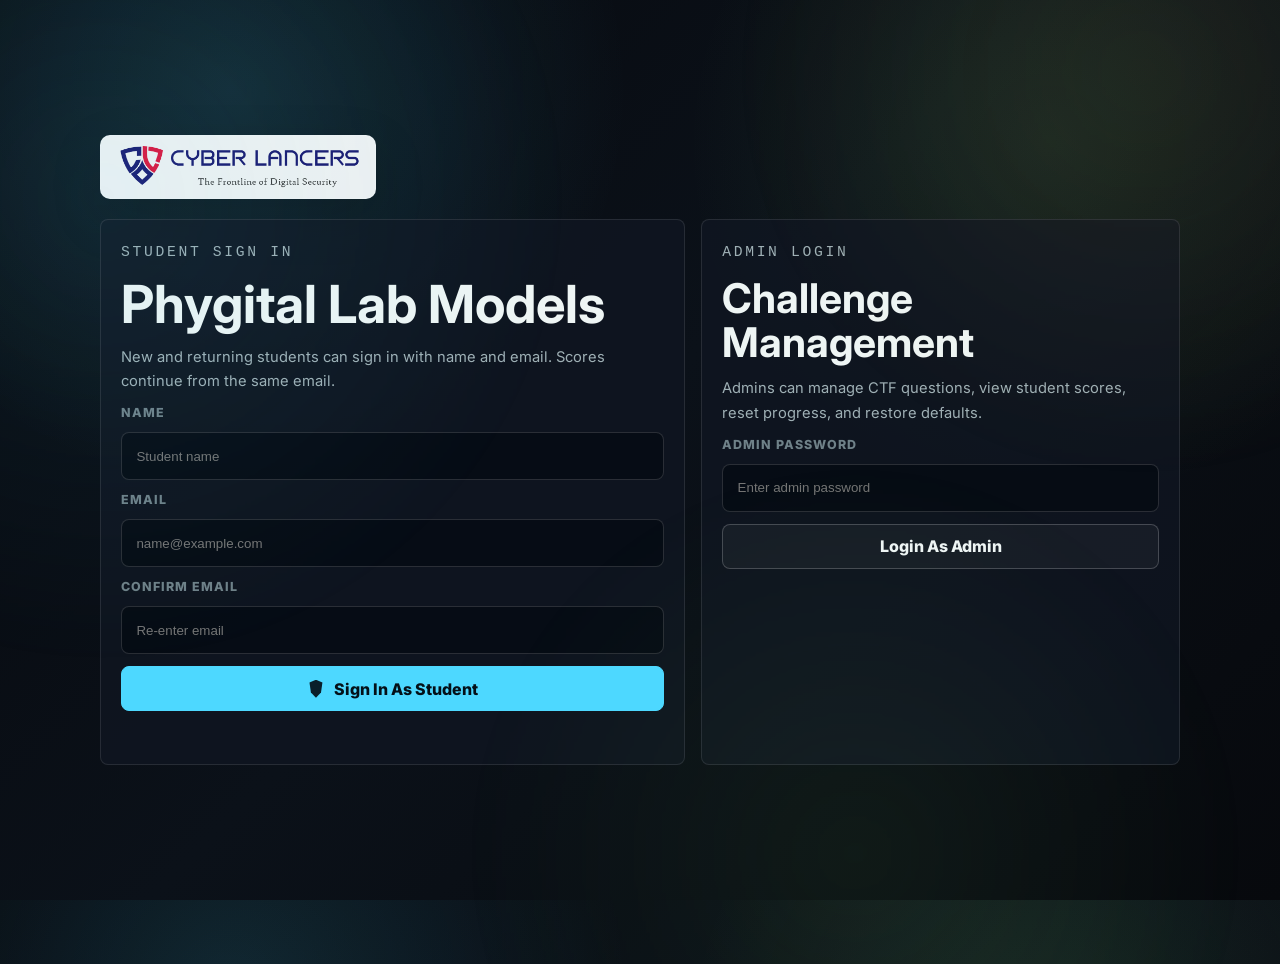
<file: faq.html>
<!DOCTYPE html>
<html lang="en">
<head>
  <meta charset="UTF-8">
  <meta name="viewport" content="width=device-width, initial-scale=1.0">
  <link rel="icon" type="image/x-icon" href="/static/images/favicon.ico">
  <title>FAQ - Phygital Lab</title>
  <link rel="preconnect" href="https://fonts.googleapis.com">
  <link rel="preconnect" href="https://fonts.gstatic.com" crossorigin>
  <link href="https://fonts.googleapis.com/css2?family=Inter:wght@400;500;600;700;800;900&display=swap" rel="stylesheet">
  <link rel="stylesheet" href="/static/css/main.css">
  <style>
    .faq-shell { position: relative; z-index: 1; width: min(1080px, calc(100% - 2rem)); margin: 0 auto; padding: calc(var(--nav-h) + 4rem) 0 5rem; }
    .faq-shell h1 { font-family: "Inter", system-ui, sans-serif; font-size: clamp(2.35rem, 5.6vw, 4.45rem); font-weight: 900; line-height: 1; margin: 0.5rem 0 1rem; letter-spacing: 0; }
    .faq-shell > p { color: var(--muted); max-width: 760px; line-height: 1.75; }
    .faq-layout { display: grid; grid-template-columns: 0.45fr 1fr; gap: 2rem; margin-top: 3rem; }
    details { border: 1px solid var(--line); border-radius: 8px; background: rgba(16,23,34,0.78); padding: 1rem 1.2rem; margin-bottom: 0.8rem; }
    summary { cursor: pointer; font-weight: 800; }
    details p, details li { color: var(--muted); line-height: 1.7; }
    details p { margin-top: 0.75rem; }
    details ul { list-style: disc; padding-left: 1.25rem; margin-top: 0.75rem; }
    .faq-note { border: 1px solid rgba(77,216,255,0.18); border-radius: 8px; background: rgba(77,216,255,0.06); padding: 1rem 1.2rem; color: var(--muted); line-height: 1.7; }
    @media (max-width: 800px) { .faq-layout { grid-template-columns: 1fr; } }
  </style>
</head>
<body>
  <nav id="main-nav" aria-label="Main Navigation">
    <a class="nav-brand" href="/index.html">
      <img class="nav-logo-img" src="/static/images/cyber-lancers-logo.png" alt="Cyber Lancers logo">
    </a>
    <ul class="nav-links">
      <li><a class="nav-btn" href="/index.html">Home</a></li>
      <li><a class="nav-btn" href="/index.html#models">Models</a></li>
      <li><a class="nav-btn" href="/index.html#cyber">Cybersecurity Leaderboard</a></li>
      <li><a class="nav-btn active" href="/faq">FAQ</a></li>
      <li><a class="nav-btn" href="/login.html" data-auth-action>Login</a></li>
      <li><a class="nav-btn" href="/admin.html" data-admin-link>Admin</a></li>
    </ul>
  </nav>

  <main class="faq-shell">
    <p class="section-kicker">Lab Guide</p>
    <h1>FAQ - Maintenance And Troubleshooting</h1>
    <p>Basic rules and quick checks for students and lab users working with the Phygital Lab models.</p>

    <section class="faq-layout">
      <div>
        <p class="section-kicker">Maintenance Of The Lab</p>
        <h2>Daily Lab Care</h2>
      </div>
      <div>
        <details open>
          <summary>How should the lab table and room be maintained?</summary>
          <ul>
            <li>Regularly clean the table using a vacuum cleaner to prevent dust accumulation.</li>
            <li>Maintain cleanliness in the lab room.</li>
            <li>Avoid dirty shoes and construction dust near the model area.</li>
            <li>Use a vacuum cleaner for regular cleaning.</li>
          </ul>
        </details>
        <details>
          <summary>Which water levels should be monitored?</summary>
          <ul>
            <li>Sewage Treatment tank.</li>
            <li>Data Center coolant tank.</li>
          </ul>
        </details>
        <details>
          <summary>What actions should be avoided?</summary>
          <ul>
            <li>Disconnecting or connecting wires without consulting the team and documenting changes on the wiki.</li>
            <li>Plugging incompatible hardware into the PoE switch.</li>
            <li>Changing the IP address of any hardware without documentation.</li>
            <li>Eating or drinking on the table.</li>
            <li>Physically moving buildings on the model.</li>
            <li>Operating moving parts, such as metro or turbines, at high speed or stopping them by force.</li>
            <li>Sharing credentials with users or students, to prevent unauthorized resetting or reprogramming.</li>
          </ul>
        </details>
        <details>
          <summary>What should be done before hardware or software changes?</summary>
          <p>Consult the responsible team first, then document the change details on the wiki. Include date, device name, IP address if applicable, reason for change, and rollback notes.</p>
        </details>
      </div>
    </section>

    <section class="faq-layout">
      <div>
        <p class="section-kicker">Basic Troubleshooting</p>
        <h2>When A Scenario Stops</h2>
      </div>
      <div>
        <details open>
          <summary>Dashboard access issues</summary>
          <p>Confirm that the system is connected to the lab network. Refer to the lab network connection step or network documentation before checking the dashboard URL again.</p>
        </details>
        <details>
          <summary>Non-responsive scenarios</summary>
          <ul>
            <li>Check the device IP address.</li>
            <li>Check the physical power status in the panel.</li>
            <li>Ping the IP address using command-line tools to confirm connectivity.</li>
          </ul>
        </details>
        <details>
          <summary>Specific hardware issues</summary>
          <ul>
            <li><strong>Toll Plaza Arduino Freeze:</strong> Use the reset buttons near the toll plaza. It takes around 30 seconds to reboot.</li>
            <li><strong>Raspberry Pi Malfunction:</strong> Reboot by toggling the MCB in the corresponding panel.</li>
            <li><strong>Sewage Treatment Pumps:</strong> Ensure the water level is above 20%.</li>
            <li><strong>Data Center Coolant Pumps:</strong> Check that the water level is above the lower sensor.</li>
            <li><strong>Sorting Belt Pushers:</strong> Inspect for obstructions in the servo and pusher mechanisms.</li>
            <li><strong>Fire Sensors Triggering:</strong> Cover the sensors or disable them in the Node-RED flow.</li>
          </ul>
        </details>
        <details>
          <summary>How do I ping a device?</summary>
          <p>Use a command-line tool and run <code>ping &lt;device-ip&gt;</code>. If replies are received, the device is reachable. If not, check power, network cable, IP address, and panel status.</p>
        </details>
        <div class="faq-note">
          <strong>Additional Note:</strong> For unresolved issues, contact the Cyberange Team for assistance.
        </div>
      </div>
    </section>
  </main>
  <script>
    const role = localStorage.getItem("phygital_role") || "";
    if (role === "student") localStorage.removeItem("phygital_admin_token");
    const hasAdminToken = Boolean(localStorage.getItem("phygital_admin_token"));
    const hasStudent = Boolean(localStorage.getItem("cdac_ctf_student"));
    const isAdmin = role === "admin" && hasAdminToken;
    if (!((role === "admin" && hasAdminToken) || (role === "student" && hasStudent))) {
      window.location.replace("/login.html");
    }
    document.querySelectorAll("[data-admin-link]").forEach((link) => {
      link.hidden = !isAdmin;
    });
    document.querySelectorAll("[data-auth-action]").forEach((link) => {
      link.textContent = "Logout";
      link.href = "#";
      link.addEventListener("click", (event) => {
        event.preventDefault();
        localStorage.removeItem("phygital_admin_token");
        localStorage.removeItem("cdac_ctf_student");
        localStorage.removeItem("phygital_role");
        window.location.href = "/login.html";
      });
    });
  </script>
</body>
</html>
</file>
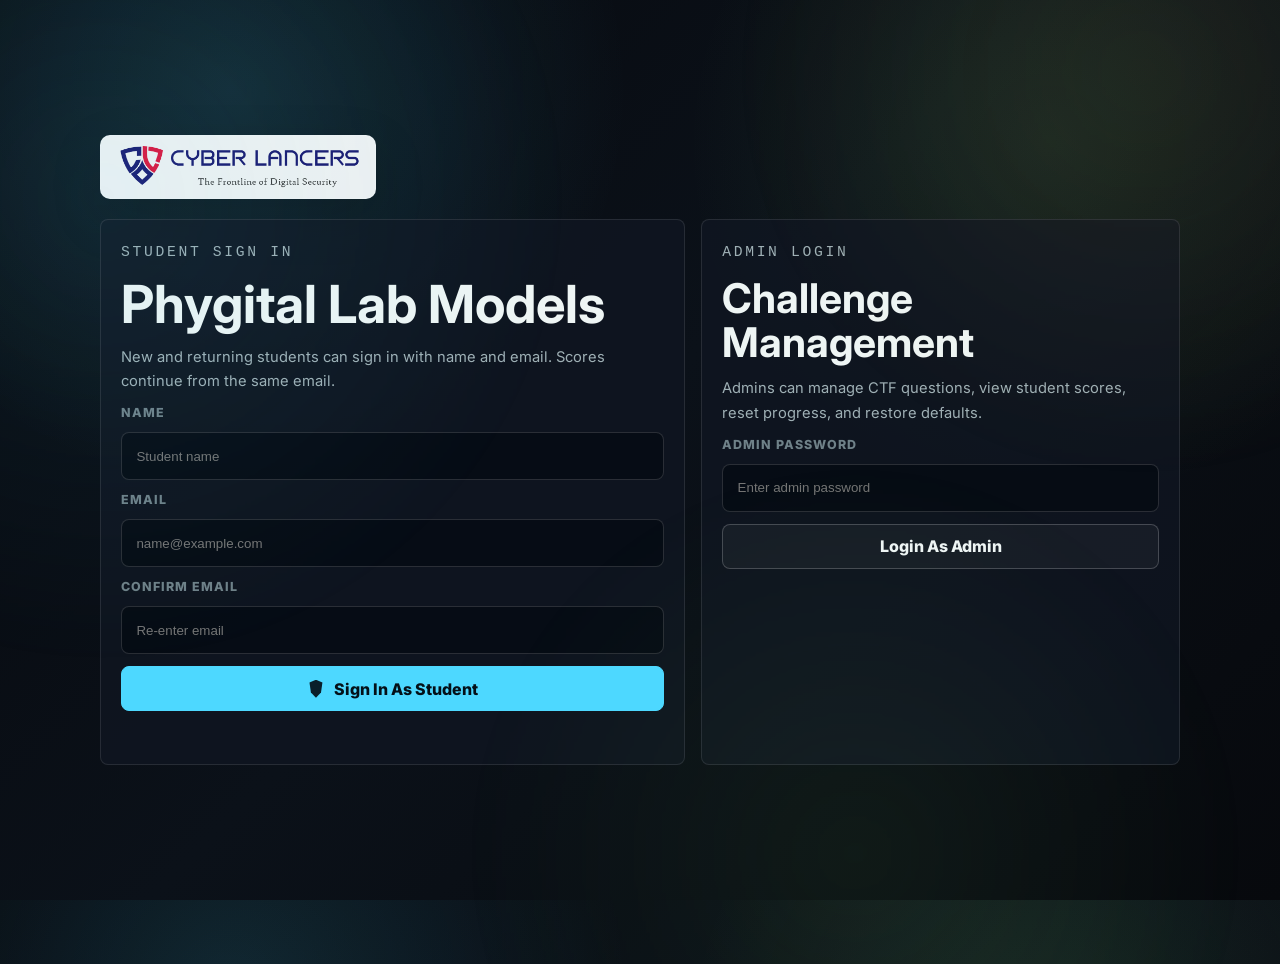
<file: login.html>
<!DOCTYPE html>
<html lang="en">
<head>
  <meta charset="UTF-8">
  <meta name="viewport" content="width=device-width, initial-scale=1.0">
  <link rel="icon" type="image/x-icon" href="/static/images/favicon.ico">
  <link rel="preconnect" href="https://fonts.googleapis.com">
  <link rel="preconnect" href="https://fonts.gstatic.com" crossorigin>
  <link href="https://fonts.googleapis.com/css2?family=Inter:wght@400;500;600;700;800;900&display=swap" rel="stylesheet">
  <link rel="stylesheet" href="/static/css/main.css">
  <title>Login - Phygital Lab</title>
</head>
<body class="login-page">
  <canvas id="bg-canvas" aria-hidden="true"></canvas>
  <canvas class="home-matrix-canvas" id="home-matrix-canvas" aria-hidden="true"></canvas>

  <main class="login-shell">
    <a class="login-brand" href="/index.html">
      <img src="/static/images/cyber-lancers-logo.png" alt="Cyber Lancers logo">
    </a>

    <section class="login-grid">
      <article class="content-card login-card">
        <p class="section-kicker">Student Sign In</p>
        <h1>Phygital Lab Models</h1>
        <p>New and returning students can sign in with name and email. Scores continue from the same email.</p>
        <label for="student-name">Name</label>
        <input id="student-name" type="text" autocomplete="name" placeholder="Student name">
        <label for="student-email">Email</label>
        <input id="student-email" type="email" autocomplete="email" placeholder="name@example.com">
        <label for="student-email-confirm">Confirm Email</label>
        <input id="student-email-confirm" type="email" autocomplete="email" placeholder="Re-enter email">
        <button class="primary-action" id="student-login-btn" type="button" data-icon="ctf">Sign In As Student</button>
        <div class="login-message" id="student-login-msg"></div>
      </article>

      <article class="content-card login-card">
        <p class="section-kicker">Admin Login</p>
        <h2>Challenge Management</h2>
        <p>Admins can manage CTF questions, view student scores, reset progress, and restore defaults.</p>
        <label for="admin-pass">Admin Password</label>
        <input id="admin-pass" type="password" autocomplete="current-password" placeholder="Enter admin password">
        <button class="secondary-action" id="admin-login-btn" type="button">Login As Admin</button>
        <div class="login-message" id="admin-login-msg"></div>
      </article>
    </section>
  </main>

  <script src="/static/js/ctf.js"></script>
  <script>
    const ADMIN_TOKEN_KEY = "phygital_admin_token";
    const ROLE_KEY = "phygital_role";
    const STUDENT_KEY = "cdac_ctf_student";

    async function postJson(path, payload) {
      const res = await fetch(path, {
        method: "POST",
        headers: { "Content-Type": "application/json" },
        body: JSON.stringify(payload)
      });
      const data = await res.json().catch(() => ({}));
      if (!res.ok || data.ok === false) throw new Error(data.msg || "Login failed.");
      return data;
    }

    async function studentLogin() {
      const msg = document.getElementById("student-login-msg");
      const btn = document.getElementById("student-login-btn");
      msg.textContent = "";
      btn.disabled = true;
      try {
        const email = document.getElementById("student-email").value.trim().toLowerCase();
        const confirmEmail = document.getElementById("student-email-confirm").value.trim().toLowerCase();
        if (!email || email !== confirmEmail) {
          throw new Error("Email confirmation does not match.");
        }
        localStorage.removeItem(ADMIN_TOKEN_KEY);
        localStorage.setItem(ROLE_KEY, "student");
        await CTF.registerStudent(
          document.getElementById("student-name").value.trim(),
          email
        );
        localStorage.setItem(ROLE_KEY, "student");
        msg.textContent = "Student sign-in successful. Opening home page...";
        setTimeout(() => { window.location.href = "/student.html"; }, 450);
      } catch (error) {
        msg.textContent = error.message;
      } finally {
        btn.disabled = false;
      }
    }

    async function adminLogin() {
      const msg = document.getElementById("admin-login-msg");
      const btn = document.getElementById("admin-login-btn");
      msg.textContent = "";
      btn.disabled = true;
      try {
        const data = await postJson("/api/admin/login", {
          password: document.getElementById("admin-pass").value
        });
        localStorage.removeItem(STUDENT_KEY);
        localStorage.setItem(ADMIN_TOKEN_KEY, data.token);
        localStorage.setItem(ROLE_KEY, "admin");
        msg.textContent = "Admin login successful. Opening home page...";
        setTimeout(() => { window.location.href = "/index.html"; }, 450);
      } catch (error) {
        msg.textContent = error.message;
      } finally {
        btn.disabled = false;
      }
    }

    document.getElementById("student-login-btn").addEventListener("click", studentLogin);
    document.getElementById("admin-login-btn").addEventListener("click", adminLogin);
    document.getElementById("student-email-confirm").addEventListener("keydown", (event) => {
      if (event.key === "Enter") studentLogin();
    });
    document.getElementById("admin-pass").addEventListener("keydown", (event) => {
      if (event.key === "Enter") adminLogin();
    });
  </script>
  <script src="/static/js/app.js"></script>
</body>
</html>
</file>
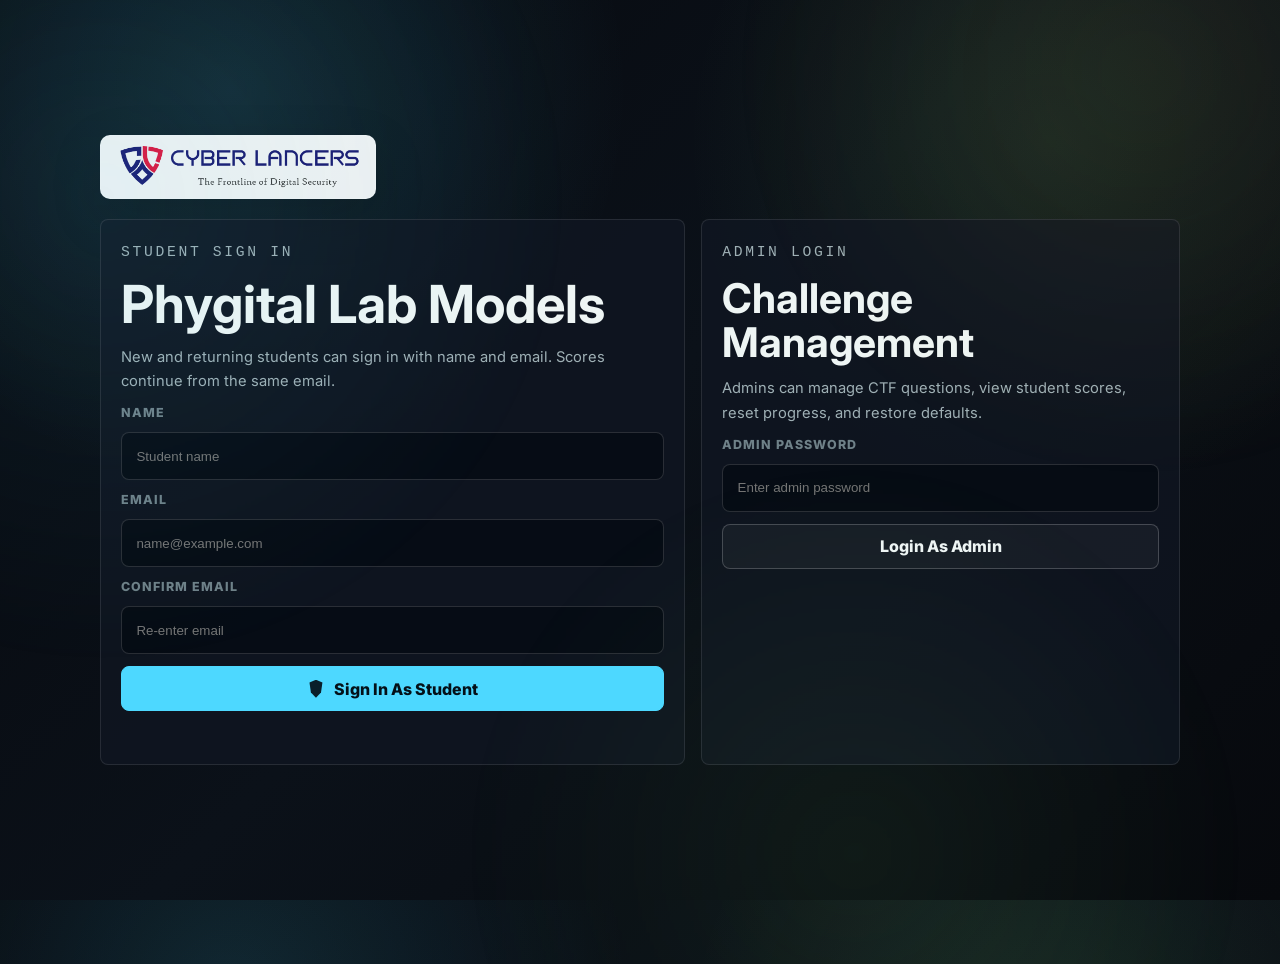
<file: scenario.html>
<!DOCTYPE html>
<html lang="en">
<head>
  <meta charset="UTF-8">
  <meta name="viewport" content="width=device-width, initial-scale=1.0">
  <link rel="icon" type="image/x-icon" href="/static/images/favicon.ico">
  <link rel="preconnect" href="https://fonts.googleapis.com">
  <link rel="preconnect" href="https://fonts.gstatic.com" crossorigin>
  <link href="https://fonts.googleapis.com/css2?family=Inter:wght@400;500;600;700;800;900&display=swap" rel="stylesheet">
  <link rel="stylesheet" href="/static/css/main.css">
  <title>Cybersecurity Scenario - Phygital Lab</title>
</head>
<body class="scenario-page">
  <canvas id="bg-canvas" aria-hidden="true"></canvas>

  <nav id="main-nav" aria-label="Main Navigation">
    <a class="nav-brand" href="/index.html" aria-label="Go to home">
      <img class="nav-logo-img" src="/static/images/cyber-lancers-logo.png" alt="Cyber Lancers logo">
    </a>
    <ul class="nav-links">
      <li><a class="nav-btn" href="/index.html">Home</a></li>
      <li><a class="nav-btn" href="/index.html#models">Models</a></li>
      <li><a class="nav-btn" href="/index.html#security">Cybersecurity</a></li>
      <li><a class="nav-btn active" href="/index.html#cyber">Hackathon Leaderboards</a></li>
      <li><a class="nav-btn" href="/login.html" data-auth-action>Login</a></li>
      <li><a class="nav-btn" href="/admin.html" data-admin-link>Admin</a></li>
    </ul>
  </nav>

  <main class="scenario-shell">
    <section class="scenario-hero content-card">
      <p class="section-kicker" id="scenario-kicker">Scenario</p>
      <h1 id="scenario-title">Cybersecurity Scenario</h1>
      <p id="scenario-summary"></p>
      <div class="scenario-badges" id="scenario-badges"></div>
      <div class="scenario-links" id="scenario-links"></div>
    </section>

    <section class="scenario-grid">
      <article class="scenario-block">
        <h2>How Students Run The Drill</h2>
        <ol id="scenario-steps"></ol>
      </article>

      <article class="scenario-block">
        <h2 id="scenario-action-title">Kali Commands</h2>
        <div id="scenario-commands" class="scenario-command-list"></div>
        <p class="scenario-note" id="scenario-command-note">Scripts should be placed in <code>/home/kali/documents</code> on the Kali machine.</p>
      </article>
    </section>

    <section class="content-card scenario-code-section" id="scenario-code-section">
      <div class="scenario-code-head">
        <div>
          <p class="section-kicker">Optional Code View</p>
          <h2>Show Python Code</h2>
        </div>
        <div class="scenario-code-actions">
          <button class="secondary-action" type="button" data-code-target="single" data-icon="code">Show single.py</button>
          <button class="secondary-action" type="button" data-code-target="all" data-icon="code">Show all.py</button>
        </div>
      </div>
      <pre class="scenario-code-view" id="scenario-code-view">Select a script to view its code.</pre>
    </section>

    <section class="content-card scenario-ctf-section" id="scenario-ctf-section" hidden>
      <div class="scenario-ctf-head">
        <div>
          <h2 id="scenario-ctf-title">Model Tasks And Leaderboard</h2>
        </div>
        <a class="secondary-action" id="scenario-ctf-link" href="/index.html#cyber" data-icon="ctf">Open Full Leaderboard</a>
      </div>
      <div id="scenario-ctf-board"></div>
    </section>
  </main>

  <script src="/static/js/ctf.js"></script>
  <script src="/static/js/scenario.js"></script>
</body>
</html>
</file>
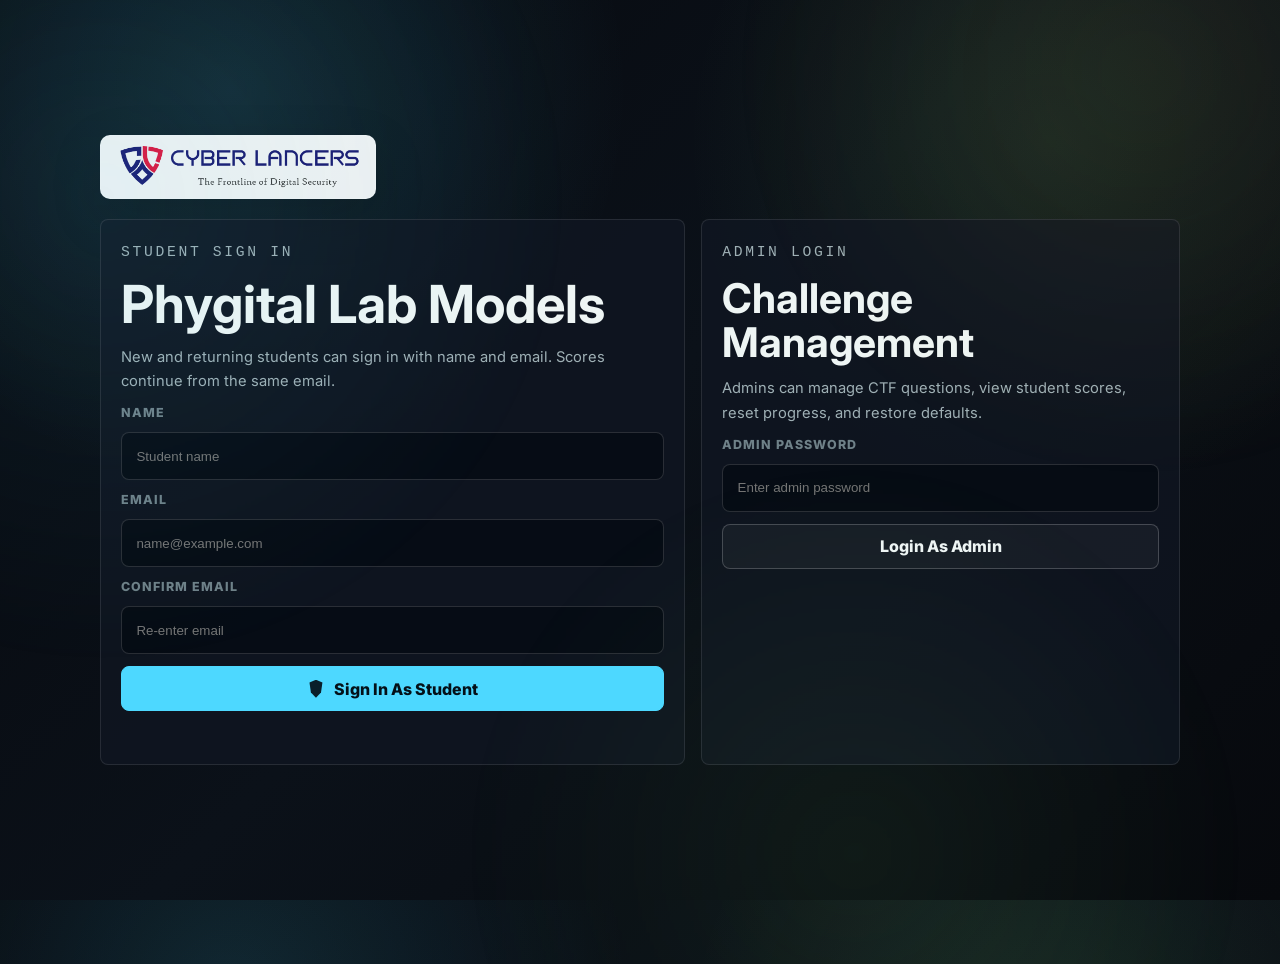
<file: student.html>
<!DOCTYPE html>
<html lang="en">
<head>
  <meta charset="UTF-8">
  <meta name="viewport" content="width=device-width, initial-scale=1.0">
  <link rel="icon" type="image/x-icon" href="/static/images/favicon.ico">
  <link rel="icon" type="image/png" sizes="32x32" href="/static/images/favicon-32.png">
  <link rel="apple-touch-icon" sizes="192x192" href="/static/images/favicon-192.png">
  <title>Phygital Lab Student Portal - Smart Infrastructure Training Portal</title>
  <meta name="description" content="Phygital Lab portal for airport, water treatment, industrial, hospital, lift house, power grid, toll plaza, data center, stock market, metro, and traffic lights infrastructure models.">
  <link rel="preconnect" href="https://fonts.googleapis.com">
  <link rel="preconnect" href="https://fonts.gstatic.com" crossorigin>
  <link href="https://fonts.googleapis.com/css2?family=Inter:wght@400;500;600;700;800;900&display=swap" rel="stylesheet">
  <link rel="stylesheet" href="/static/css/main.css">
  <link rel="stylesheet" href="/static/css/ctf-db.css">
</head>
<body>
  <canvas id="bg-canvas" aria-hidden="true"></canvas>

  <nav id="main-nav" aria-label="Main Navigation">
    <button class="nav-brand" type="button" data-page="home" aria-label="Go to home">
      <img class="nav-logo-img" src="/static/images/cyber-lancers-logo.png" alt="Cyber Lancers logo">
    </button>

    <ul class="nav-links" id="nav-links">
      <li><button class="nav-btn active" data-page="home">Home</button></li>
      <li><button class="nav-btn" data-page="domains">Models</button></li>
      <li><button class="nav-btn" data-page="security">Cybersecurity</button></li>
      <li><button class="nav-btn" data-page="cyber">Hackathon Leaderboards</button></li>
      <li><a class="nav-btn" href="/faq">FAQ</a></li>
      <li><a class="nav-btn" href="/login.html" data-auth-action>Login</a></li>
    </ul>
    <button class="nav-menu-toggle" id="menu-toggle" aria-label="Toggle navigation">Menu</button>
  </nav>

  <main>
    <section class="page active" id="page-home">
      <canvas class="home-matrix-canvas" id="home-matrix-canvas" aria-hidden="true"></canvas>
      <div class="hero">
        <div class="hero-inner">
          <p class="hero-kicker">Cyber Lancers - Smart Infrastructure Demonstration Platform</p>
          <h1>Phygital Lab Experience</h1>
          <p>
            A training and documentation portal for physical-digital infrastructure models,
            cyber-physical simulations, monitoring workflows, and lab operations.
          </p>
          <div class="hero-actions">
            <button class="primary-action" data-page="domains" data-icon="models">Explore Models</button>
            <button class="secondary-action" type="button" id="open-demo-btn" data-icon="play">Demo</button>
          </div>
        </div>
        <div class="hero-panel" aria-label="Lab summary">
          <div class="status-row">
            <span>Domains</span>
            <strong>10</strong>
          </div>
          <div class="status-row">
            <span>Training Areas</span>
            <strong>Cyber + OT + Simulation</strong>
          </div>
          <div class="status-row">
            <span>Scenarios</span>
            <strong>Ready</strong>
          </div>
        </div>
      </div>

      <section class="overview-band">
        <div class="overview-copy">
          <p class="section-kicker">Platform Scope</p>
          <h2>One portal for model demos.</h2>
        </div>
        <div class="overview-grid">
          <article>
            <h3>Infrastructure Models</h3>
            <p>Airport, hospital, power grid, metro, data center, lift house, toll, traffic lights, industrial, stock market, and water treatment scenarios.</p>
          </article>
          <article>
            <h3>Cybersecurity</h3>
            <p>Red Team and Blue Team activities for OT, IoT, SCADA, network, application, and monitoring workflows.</p>
          </article>
        </div>
      </section>
    </section>

    <section class="page" id="page-domains">
      <div class="page-head">
        <p class="section-kicker">Choose A Model</p>
        <h2>Phygital Lab Infrastructure Experience</h2>
        <p>Each model area includes project overview, cybersecurity scope, and a photo/demo placeholder.</p>
      </div>
      <div class="filter-bar" id="filter-bar" aria-label="Domain filters">
        <button class="filter-btn active" data-filter="all">All</button>
        <button class="filter-btn" data-filter="transport">Transport</button>
        <button class="filter-btn" data-filter="critical">Critical Infra</button>
        <button class="filter-btn" data-filter="enterprise">Enterprise</button>
        <button class="filter-btn" data-filter="urban">Urban</button>
      </div>
      <div class="domain-grid" id="domain-grid"></div>
    </section>

    <section class="page" id="page-detail">
      <div class="detail-banner" id="detail-banner">
        <div class="detail-actions">
          <button class="back-btn" data-page="domains" data-icon="back">Back to Models</button>
          <button class="next-model-btn" id="next-model-btn" type="button" data-icon="next">Next Model</button>
        </div>
        <div class="detail-title-block">
          <p class="section-kicker" id="detail-category">Domain</p>
          <h2 id="detail-title">Domain Title</h2>
          <p id="detail-summary">Domain summary</p>
        </div>
        <div class="domain-visual" id="detail-visual" aria-hidden="true"></div>
      </div>
      <div class="detail-body">
        <nav class="tab-nav" aria-label="Domain sections">
          <button class="tab-btn active" data-tab="about">About</button>
          <button class="tab-btn" data-tab="cybersecurity">Cybersecurity</button>
          <button class="tab-btn" data-tab="photos">Photos</button>
        </nav>

        <section class="tab-content active" id="tab-about">
          <div class="content-card">
            <h3>Project Overview</h3>
            <p id="detail-overview"></p>
          </div>
          <div class="feature-grid" id="detail-features"></div>
        </section>

        <section class="tab-content" id="tab-cybersecurity">
          <div class="cyber-duo">
            <button class="cyber-card red cyber-mode-btn" id="cyber-red-btn" type="button" data-cyber-mode="red">
              <span>Red Team</span>
              <strong>Attack Surface Training</strong>
              <small id="detail-red"></small>
            </button>
            <button class="cyber-card blue cyber-mode-btn" id="cyber-blue-btn" type="button" data-cyber-mode="blue">
              <span>Blue Team</span>
              <strong>Monitoring And Response</strong>
              <small id="detail-blue"></small>
            </button>
          </div>
        </section>

        <section class="tab-content" id="tab-photos">
          <div class="photo-board">
            <div class="photo-placeholder" id="photo-preview">
              <span id="photo-icon">Model</span>
              <strong id="photo-title">Photo slots ready</strong>
              <p>Place your photos in <code>static/images/</code> and I can connect them to this section.</p>
            </div>
            <div class="photo-notes">
              <h3>Suggested Photos</h3>
              <ul id="photo-list"></ul>
            </div>
          </div>
        </section>
      </div>
    </section>

    <section class="page" id="page-security">
      <div class="page-head">
        <p class="section-kicker">Cybersecurity Insights</p>
        <h2>Learning Components Before - Capture The Flag</h2>
        <p>Use this page as a beginner guide for the tools, devices, and industrial protocols used inside the Phygital Lab hackathon rooms.</p>
      </div>

      <div class="security-hero">
        <div>
          <span>Learning Path</span>
          <h3>From model to attack surface</h3>
          <p>Students first learn what the physical device is, then identify its protocol, inspect traffic, test safe lab commands, and finally document how to defend it.</p>
        </div>
        <img src="/static/images/learning-attack-surface.jpg" alt="Cyber-physical attack surface diagram">
      </div>

      <div class="security-grid">
        <article class="security-card">
          <img src="/static/images/plc-device.jpg" alt="Programmable Logic Controller (PLC)">
          <div>
            <span>Core Devices</span>
            <h3>PLC</h3>
            <p>A Programmable Logic Controller runs logic for machines, pumps, gates, HVAC, traffic lights, and other physical processes. In the lab, PLC exposure helps students understand why OT networks need strong segmentation.</p>
          </div>
        </article>
        <article class="security-card">
          <img src="/static/images/raspberry-pi.jpg" alt="Raspberry Pi single-board computer">
          <div>
            <span>Core Devices</span>
            <h3>Raspberry Pi</h3>
            <p>A small Linux computer used as a gateway, sensor node, dashboard host, or automation bridge. It is useful for learning because students can see how software connects physical sensors to network services.</p>
          </div>
        </article>
        <article class="security-card">
          <img src="/static/images/modbus-protocol.jpg" alt="Modbus protocol communication architecture">
          <div>
            <span>Industrial Protocol</span>
            <h3>Modbus</h3>
            <p>Modbus is a common industrial protocol for reading and writing coils or registers. The CTF rooms use Modbus concepts to teach port discovery, register mapping, safe writes, and why unauthenticated control traffic is risky.</p>
          </div>
        </article>
        <article class="security-card">
          <img src="/static/images/opc-ua-protocol.jpg" alt="OPC UA unified architecture dashboard">
          <div>
            <span>Industrial Protocol</span>
            <h3>OPC UA</h3>
            <p>OPC UA lets clients browse industrial objects and read or write values. In airport scenarios, it explains how door and baggage systems can expose objects, attributes, and weak authentication paths.</p>
          </div>
        </article>
        <article class="security-card">
          <img src="/static/images/mqtt-protocol.jpg" alt="MQTT IoT pub/sub protocol architecture">
          <div>
            <span>IoT Protocol</span>
            <h3>MQTT</h3>
            <p>MQTT is a lightweight publish/subscribe protocol. Students learn how topics, wildcards, publishers, subscribers, authentication, and ACLs affect sensor dashboards and false-data injection risks.</p>
          </div>
        </article>
        <article class="security-card">
          <img src="/static/images/scada-nodered.jpg" alt="SCADA and Node-RED monitoring dashboard">
          <div>
            <span>Monitoring</span>
            <h3>SCADA And Node-RED</h3>
            <p>SCADA dashboards show live plant state. Node-RED is often used to connect sensors, protocols, and dashboards. These views help students compare cyber activity with real physical model behavior.</p>
          </div>
        </article>
      </div>

      <div class="tool-strip">
        <article>
          <strong>Kali Linux</strong>
          <p>Attacker workstation used for scanning, packet analysis, and lab-only command testing.</p>
        </article>
        <article>
          <strong>Nmap</strong>
          <p>Discovers live hosts, open ports, and service names before any deeper testing.</p>
        </article>
        <article>
          <strong>Wireshark</strong>
          <p>Captures packets so students can understand protocol traffic and payload formats.</p>
        </article>
        <article>
          <strong>Metasploit</strong>
          <p>Provides modules such as Modbus clients for controlled register read/write labs.</p>
        </article>
        <article>
          <strong>Netcat</strong>
          <p>Sends or receives raw TCP data, useful for safe lab payload delivery and testing.</p>
        </article>
        <article>
          <strong>Blue Team</strong>
          <p>Focuses on segmentation, authentication, ACLs, logging, alerting, and recovery.</p>
        </article>
      </div>
    </section>

    <section class="page" id="page-cyber">
      <div class="page-head">
        <p class="section-kicker">Hackathon Leaderboards</p>
        <h2>Model CTF Rooms And Scores</h2>
        <p>Open model CTF rooms, view leaderboards, and track Red Team / Blue Team challenge progress for every Phygital Lab model.</p>
      </div>
      <div class="cyber-scope-grid" id="cyber-scope-grid"></div>
    </section>
  </main>

  <div id="ctf-modal-overlay" class="phygital-ctf-modal" role="dialog" aria-modal="true" aria-labelledby="ctf-modal-title">
    <div class="ctf-modal">
      <div class="ctf-modal-head">
        <div class="ctf-modal-title-group">
          <div class="ctf-modal-icon" aria-hidden="true">CTF</div>
          <div>
            <div class="ctf-modal-title" id="ctf-modal-title">CTF Challenges</div>
            <div class="ctf-modal-subtitle" id="ctf-modal-subtitle">Phygital Lab Cyber Exercise</div>
          </div>
        </div>
        <button class="ctf-modal-close" id="ctf-modal-close-btn" type="button" aria-label="Close CTF modal">x</button>
      </div>
      <div class="ctf-modal-body">
        <div id="ctf-domain-board"></div>
      </div>
    </div>
  </div>

  <div id="video-modal-overlay" class="video-modal-overlay" role="dialog" aria-modal="true" aria-labelledby="video-modal-title">
    <div class="video-modal">
      <div class="video-modal-head">
        <div>
          <div class="video-modal-title" id="video-modal-title">Phygital Lab Demo</div>
          <div class="video-modal-subtitle">Smart infrastructure walkthrough</div>
        </div>
        <button class="video-modal-close" id="video-modal-close-btn" type="button" aria-label="Close demo video">x</button>
      </div>
      <video
        id="demo-video-player"
        class="demo-video-frame"
        controls
        playsinline
        preload="metadata"></video>
      <div class="demo-video-fallback" id="demo-video-fallback">
        Add the offline demo video as <code>static/videos/phygital-lab-demo.mp4</code>.
      </div>
    </div>
  </div>

  <script src="/static/js/ctf.js"></script>
  <script src="/static/js/app.js"></script>
</body>
</html>
</file>
<file: static/css/main.css>
:root {
  --bg: #07090d;
  --surface: #101722;
  --surface-2: #172232;
  --surface-3: #203044;
  --line: rgba(255,255,255,0.10);
  --line-strong: rgba(255,255,255,0.20);
  --text: #eef5f4;
  --muted: #9fb0b5;
  --soft: #6f8188;
  --cyan: #4dd8ff;
  --green: #78d56f;
  --amber: #f0b64a;
  --red: #ff6d61;
  --blue: #7ca7ff;
  --nav-h: 64px;
}

* { box-sizing: border-box; margin: 0; padding: 0; }
[hidden] { display: none !important; }
html { scroll-behavior: auto; }
body {
  min-height: 100vh;
  overflow-x: hidden;
  color: var(--text);
  background:
    radial-gradient(circle at 18% 10%, rgba(77,216,255,0.14), transparent 30%),
    radial-gradient(circle at 82% 16%, rgba(120,213,111,0.11), transparent 28%),
    linear-gradient(135deg, #06080d, #0b1119 48%, #07090d);
  font-family: "Inter", system-ui, sans-serif;
}

body::before {
  content: "";
  position: fixed;
  inset: -20%;
  z-index: 0;
  pointer-events: none;
  background:
    radial-gradient(circle at 20% 30%, rgba(77,216,255,0.08), transparent 28%),
    radial-gradient(circle at 78% 20%, rgba(240,182,74,0.06), transparent 24%),
    radial-gradient(circle at 62% 82%, rgba(120,213,111,0.07), transparent 26%);
  filter: blur(2px);
  animation: ambientShift 18s ease-in-out infinite alternate;
}

button, a { font: inherit; }
button { cursor: pointer; }
button:focus-visible,
a:focus-visible,
input:focus-visible,
textarea:focus-visible,
select:focus-visible {
  outline: 2px solid var(--cyan);
  outline-offset: 3px;
}
a { color: inherit; text-decoration: none; }
ul { list-style: none; }
code { font-family: ui-monospace, SFMono-Regular, Menlo, Consolas, monospace; color: var(--cyan); }

#bg-canvas {
  position: fixed;
  inset: 0;
  width: 100vw;
  height: 100vh;
  z-index: 0;
  opacity: 0.45;
  pointer-events: none;
}

#main-nav {
  position: fixed;
  inset: 0 0 auto 0;
  height: var(--nav-h);
  z-index: 50;
  display: flex;
  align-items: center;
  justify-content: space-between;
  gap: 1rem;
  padding: 0 2rem;
  background: rgba(255,255,255,0.96);
  border-bottom: 1px solid rgba(6,14,22,0.12);
  box-shadow: 0 8px 28px rgba(0,0,0,0.10);
  backdrop-filter: blur(18px);
  animation: navDrop 0.7s cubic-bezier(.2,.8,.2,1) both;
}

.nav-brand {
  display: flex;
  align-items: center;
  gap: 0.75rem;
  border: 0;
  background: transparent;
  color: var(--text);
  font-family: "Inter", system-ui, sans-serif;
  font-size: 1.1rem;
}

.nav-logo-img {
  width: 320px;
  height: 52px;
  max-width: min(42vw, 320px);
  object-fit: contain;
}

.brand-accent { color: var(--cyan); }
.nav-links { display: flex; align-items: center; gap: 0.25rem; }
.nav-btn {
  min-height: 40px;
  display: inline-flex;
  align-items: center;
  justify-content: center;
  border: 0;
  background: transparent;
  color: #233143;
  padding: 0.55rem 0.9rem;
  border-radius: 8px;
  font-size: 0.76rem;
  font-weight: 700;
  letter-spacing: 0.09em;
  text-transform: uppercase;
  transition: transform 0.18s ease, background 0.18s ease, color 0.18s ease, box-shadow 0.18s ease;
}
.nav-btn:hover, .nav-btn.active { background: rgba(10,20,34,0.08); color: #08146f; transform: translateY(-1px); box-shadow: inset 0 -2px 0 rgba(8,20,111,0.18); }
.nav-menu-toggle { display: none; min-height: 40px; background: transparent; color: #233143; border: 1px solid rgba(6,14,22,0.18); border-radius: 8px; padding: 0.5rem 0.75rem; font-weight: 800; }

.page {
  display: none;
  position: relative;
  z-index: 1;
  min-height: 100vh;
  padding-top: var(--nav-h);
}
.page.active { display: block; }
.page.active { animation: pageIn 0.45s ease both; }

#page-home {
  overflow: hidden;
}
.home-matrix-canvas {
  position: absolute;
  inset: 0;
  width: 100%;
  height: 100%;
  min-height: calc(100vh + var(--nav-h));
  z-index: 0;
  pointer-events: none;
  opacity: 0.48;
  mix-blend-mode: screen;
  transform: translateZ(0);
  contain: paint;
}
#page-home::before {
  content: "";
  position: absolute;
  inset: 0;
  z-index: 0;
  pointer-events: none;
  background:
    radial-gradient(circle at 35% 40%, rgba(77,216,255,0.12), transparent 32%),
    radial-gradient(circle at 72% 46%, rgba(120,213,111,0.11), transparent 30%),
    linear-gradient(90deg, rgba(7,9,13,0.88), rgba(7,9,13,0.4) 45%, rgba(7,9,13,0.86));
}
#page-home::after {
  content: "";
  position: absolute;
  left: 0;
  right: 0;
  bottom: 0;
  height: 220px;
  z-index: 0;
  pointer-events: none;
  background: linear-gradient(180deg, transparent, rgba(6,10,15,0.92));
}
.hero,
.overview-band {
  position: relative;
  z-index: 1;
}

.hero {
  min-height: 100vh;
  display: grid;
  grid-template-columns: minmax(0, 1.1fr) minmax(280px, 0.55fr);
  gap: 2rem;
  align-items: center;
  width: min(1180px, calc(100% - 2rem));
  margin: 0 auto;
  padding: 4rem 0 6rem;
}

.hero-inner h1 {
  font-family: "Inter", system-ui, sans-serif;
  font-size: clamp(3.4rem, 7.2vw, 6.4rem);
  line-height: 0.95;
  letter-spacing: 0;
  margin: 0.35rem 0 1.25rem;
}
.hero-kicker { animation: fadeRise 0.7s 0.1s ease both; }
.hero-inner h1 { animation: heroTitle 0.9s 0.18s cubic-bezier(.18,.9,.22,1) both; }
.hero-inner p:not(.hero-kicker) { animation: fadeRise 0.7s 0.32s ease both; }
.hero-actions { animation: fadeRise 0.7s 0.46s ease both; }

.hero-inner p:not(.hero-kicker) {
  max-width: 660px;
  color: var(--muted);
  font-size: 1.08rem;
  line-height: 1.8;
}

.hero-kicker, .section-kicker {
  color: var(--cyan);
  font-family: ui-monospace, SFMono-Regular, Menlo, Consolas, monospace;
  font-size: 0.72rem;
  letter-spacing: 0.18em;
  text-transform: uppercase;
}

.hero-actions { display: flex; flex-wrap: wrap; gap: 0.8rem; margin-top: 2rem; }
.primary-action, .secondary-action, .back-btn, .next-model-btn, .scenario-dashboard-btn {
  display: inline-flex;
  align-items: center;
  justify-content: center;
  gap: 0.58rem;
  min-height: 44px;
  border-radius: 8px;
  padding: 0.72rem 1rem;
  font-weight: 800;
  border: 1px solid var(--line-strong);
  position: relative;
  overflow: hidden;
  transition: transform 0.2s ease, box-shadow 0.2s ease, border-color 0.2s ease, background 0.2s ease;
}
.primary-action { background: var(--cyan); color: #041018; border-color: var(--cyan); }
.secondary-action, .back-btn { background: rgba(255,255,255,0.04); color: var(--text); }
.primary-action[data-icon]::before,
.secondary-action[data-icon]::before,
.back-btn[data-icon]::before,
.next-model-btn[data-icon]::before {
  content: "";
  flex: 0 0 18px;
  width: 18px;
  height: 18px;
  border-radius: 5px;
  background: currentColor;
  opacity: 0.92;
}
.primary-action[data-icon="models"]::before {
  background:
    linear-gradient(currentColor 0 0) 2px 2px / 5px 5px no-repeat,
    linear-gradient(currentColor 0 0) 11px 2px / 5px 5px no-repeat,
    linear-gradient(currentColor 0 0) 2px 11px / 5px 5px no-repeat,
    linear-gradient(currentColor 0 0) 11px 11px / 5px 5px no-repeat;
  border: 1px solid currentColor;
}
.secondary-action[data-icon="wiki"]::before {
  background:
    linear-gradient(currentColor 0 0) 4px 5px / 10px 2px no-repeat,
    linear-gradient(currentColor 0 0) 4px 9px / 10px 2px no-repeat,
    linear-gradient(currentColor 0 0) 4px 13px / 8px 2px no-repeat;
  border: 1px solid currentColor;
}
.secondary-action[data-icon="play"]::before {
  clip-path: polygon(28% 18%, 28% 82%, 82% 50%);
  border-radius: 0;
}
.secondary-action[data-icon="code"]::before {
  background:
    linear-gradient(135deg, transparent 38%, currentColor 39% 46%, transparent 47%) left 4px top 4px / 7px 12px no-repeat,
    linear-gradient(45deg, transparent 38%, currentColor 39% 46%, transparent 47%) right 4px top 4px / 7px 12px no-repeat;
  border: 1px solid currentColor;
}
.back-btn[data-icon="back"]::before {
  clip-path: polygon(70% 18%, 28% 50%, 70% 82%, 70% 60%, 100% 60%, 100% 40%, 70% 40%);
  border-radius: 0;
}
.next-model-btn[data-icon="next"]::before {
  clip-path: polygon(30% 18%, 72% 50%, 30% 82%, 30% 60%, 0 60%, 0 40%, 30% 40%);
  border-radius: 0;
}
.primary-action[data-icon="ctf"]::before {
  clip-path: polygon(50% 0, 86% 16%, 78% 72%, 50% 100%, 22% 72%, 14% 16%);
  border-radius: 0;
}
.primary-action::after,
.secondary-action::after,
.back-btn::after {
  content: "";
  position: absolute;
  inset: 0;
  translate: -120% 0;
  background: linear-gradient(90deg, transparent, rgba(255,255,255,0.42), transparent);
  transition: translate 0.55s ease;
}
.primary-action:hover,
.secondary-action:hover,
.back-btn:hover,
.next-model-btn:hover,
.scenario-dashboard-btn:hover {
  transform: translateY(-2px);
  box-shadow: 0 14px 36px rgba(77,216,255,0.14);
}
.primary-action:hover::after,
.secondary-action:hover::after,
.back-btn:hover::after { translate: 120% 0; }

.hero-panel {
  border: 1px solid var(--line);
  border-radius: 8px;
  background: rgba(16,23,34,0.72);
  padding: 1.2rem;
  backdrop-filter: blur(14px);
  animation: floatIn 0.9s 0.55s cubic-bezier(.18,.9,.22,1) both, panelDrift 5.5s ease-in-out 1.3s infinite;
}
.status-row {
  display: flex;
  justify-content: space-between;
  gap: 1rem;
  border-bottom: 1px solid var(--line);
  padding: 1rem 0;
}
.status-row:last-child { border-bottom: 0; }
.status-row span { color: var(--muted); }
.status-row strong { text-align: right; color: var(--green); }

.overview-band, .page-head, .detail-body, .security-hero, .security-grid, .tool-strip {
  width: min(1180px, calc(100% - 2rem));
  margin: 0 auto;
}
.overview-band { padding: 3rem 0 6rem; }
.overview-copy {
  display: grid;
  grid-template-columns: 0.8fr 1.2fr;
  gap: 2rem;
  margin-bottom: 1.4rem;
}
.overview-copy h2, .page-head h2, .detail-title-block h2 {
  font-size: clamp(2rem, 5vw, 4rem);
  line-height: 0.96;
}
.overview-copy h2 {
  max-width: 520px;
  font-size: clamp(1.65rem, 3vw, 2.7rem);
  line-height: 1.05;
}
.overview-grid, .domain-grid, .feature-grid, .cyber-scope-grid, .security-grid {
  display: grid;
  grid-template-columns: repeat(3, 1fr);
  gap: 1rem;
}
.overview-grid article, .domain-card, .content-card, .feature-item, .cyber-scope-card, .cyber-card, .metric-grid div, .photo-placeholder, .photo-notes, .security-card, .security-hero, .tool-strip article {
  border: 1px solid var(--line);
  border-radius: 8px;
  background: rgba(16,23,34,0.78);
  padding: 1.25rem;
  transition: transform 0.25s ease, border-color 0.25s ease, box-shadow 0.25s ease, background 0.25s ease;
}
.overview-grid article:hover,
.content-card:hover,
.feature-item:hover,
.cyber-scope-card:hover,
.cyber-card:hover,
.metric-grid div:hover,
.photo-placeholder:hover,
.photo-notes:hover,
.security-card:hover,
.tool-strip article:hover {
  transform: translateY(-4px);
  border-color: rgba(77,216,255,0.24);
  box-shadow: 0 18px 48px rgba(0,0,0,0.26);
  background: rgba(18,28,42,0.86);
}
.overview-grid h3, .domain-card h3, .content-card h3, .feature-item h4 { margin-bottom: 0.5rem; }
.overview-grid p, .domain-card p, .content-card p, .feature-item p, .cyber-scope-card p, .cyber-card p, .photo-notes li, .photo-placeholder p, .detail-title-block p, .security-card p, .security-hero p, .tool-strip p {
  color: var(--muted);
  line-height: 1.65;
  font-size: 0.92rem;
}

.page-head { padding: 4rem 0 1.25rem; }
.page-head p:not(.section-kicker) { max-width: 760px; color: var(--muted); line-height: 1.7; margin-top: 0.8rem; }
.filter-bar { width: min(1180px, calc(100% - 2rem)); margin: 0 auto 1.25rem; display: flex; flex-wrap: wrap; gap: 0.55rem; }
.filter-btn {
  border: 1px solid var(--line);
  background: rgba(255,255,255,0.045);
  color: var(--muted);
  min-height: 40px;
  padding: 0.55rem 0.85rem;
  border-radius: 8px;
  font-weight: 800;
  transition: transform 0.18s ease, border-color 0.18s ease, background 0.18s ease, color 0.18s ease;
}
.filter-btn:hover { transform: translateY(-1px); border-color: rgba(77,216,255,0.26); color: var(--text); }
.filter-btn.active { color: #061019; background: var(--green); border-color: var(--green); box-shadow: 0 12px 26px rgba(120,213,111,0.14); }

.domain-grid, .cyber-scope-grid { width: min(1180px, calc(100% - 2rem)); margin: 0 auto; padding-bottom: 5rem; }
.domain-card { position: relative; min-height: 245px; overflow: hidden; transform-style: preserve-3d; transition: transform 0.24s, border-color 0.24s, box-shadow 0.24s; }
.domain-card:hover { transform: translateY(-7px) rotateX(var(--tilt-y, 0deg)) rotateY(var(--tilt-x, 0deg)); border-color: var(--line-strong); box-shadow: 0 24px 70px rgba(0,0,0,0.34); }
.domain-card::before {
  content: "";
  position: absolute;
  inset: 0;
  background: radial-gradient(circle at 18% 12%, var(--accent), transparent 48%);
  opacity: 0.18;
  transition: opacity 0.25s ease, transform 0.25s ease;
}
.domain-card:hover::before { opacity: 0.32; transform: scale(1.08); }
.domain-card::after {
  content: "";
  position: absolute;
  inset: -1px;
  border-radius: inherit;
  background: linear-gradient(120deg, transparent 20%, rgba(255,255,255,0.18), transparent 80%);
  opacity: 0;
  transform: translateX(-70%);
  transition: opacity 0.25s ease, transform 0.55s ease;
}
.domain-card:hover::after { opacity: 1; transform: translateX(70%); }
.domain-card > * { position: relative; }
.domain-icon { font-size: 2.3rem; margin-bottom: 0.7rem; }
.tag-row { display: flex; flex-wrap: wrap; gap: 0.35rem; margin: 1rem 0; }
.tag-row span {
  font-family: ui-monospace, SFMono-Regular, Menlo, Consolas, monospace;
  color: var(--soft);
  border: 1px solid var(--line);
  padding: 0.2rem 0.45rem;
  border-radius: 4px;
  font-size: 0.62rem;
  text-transform: uppercase;
}
.card-action { display: inline-flex; align-items: center; gap: 0.4rem; color: var(--cyan); font-weight: 800; margin-top: 1rem; }
.card-action::after {
  content: "";
  width: 16px;
  height: 16px;
  background: currentColor;
  clip-path: polygon(30% 18%, 72% 50%, 30% 82%, 30% 60%, 0 60%, 0 40%, 30% 40%);
  transition: transform 0.2s ease;
}
.domain-card:hover .card-action::after { transform: translateX(3px); }

/* Transparent Under Maintenance Overlay */
.model-maintenance-overlay {
  position: absolute;
  inset: 0;
  z-index: 10;
  display: flex;
  flex-direction: column;
  align-items: center;
  justify-content: center;
  text-align: center;
  padding: 1rem;
  background: rgba(15, 23, 42, 0.72);
  backdrop-filter: blur(5px);
  -webkit-backdrop-filter: blur(5px);
  border: 1.5px solid rgba(245, 158, 11, 0.48);
  border-radius: inherit;
  box-shadow: inset 0 0 25px rgba(245, 158, 11, 0.14);
  transition: all 0.3s ease;
  pointer-events: none;
}

.model-maintenance-overlay::before {
  content: "";
  position: absolute;
  inset: 0;
  border-radius: inherit;
  background: repeating-linear-gradient(
    -45deg,
    rgba(245, 158, 11, 0.05),
    rgba(245, 158, 11, 0.05) 12px,
    transparent 12px,
    transparent 24px
  );
  pointer-events: none;
}

.maintenance-badge-container {
  display: inline-flex;
  align-items: center;
  gap: 0.5rem;
  padding: 0.45rem 0.95rem;
  background: rgba(245, 158, 11, 0.18);
  border: 1px solid rgba(245, 158, 11, 0.65);
  border-radius: 50px;
  color: #fcd34d;
  font-weight: 800;
  font-size: 0.78rem;
  letter-spacing: 0.06em;
  text-transform: uppercase;
  box-shadow: 0 4px 18px rgba(245, 158, 11, 0.28);
  backdrop-filter: blur(4px);
}

.maintenance-dot {
  width: 8px;
  height: 8px;
  border-radius: 50%;
  background: #f59e0b;
  box-shadow: 0 0 10px #f59e0b;
  animation: pulseMaintenance 1.6s infinite ease-in-out;
}

@keyframes pulseMaintenance {
  0%, 100% { opacity: 1; transform: scale(1); box-shadow: 0 0 10px #f59e0b; }
  50% { opacity: 0.4; transform: scale(0.85); box-shadow: 0 0 3px #f59e0b; }
}

.maintenance-subtitle {
  margin-top: 0.4rem;
  font-size: 0.72rem;
  color: rgba(254, 243, 199, 0.88);
  font-weight: 500;
  letter-spacing: 0.02em;
}

.detail-maintenance-banner {
  display: flex;
  align-items: center;
  gap: 0.75rem;
  margin-top: 0.75rem;
  padding: 0.75rem 1.25rem;
  background: rgba(245, 158, 11, 0.15);
  border: 1px solid rgba(245, 158, 11, 0.5);
  border-radius: 8px;
  backdrop-filter: blur(8px);
  color: #fcd34d;
  font-size: 0.9rem;
  font-weight: 600;
}

.maintenance-toggle-bar {
  display: flex;
  align-items: center;
  justify-content: space-between;
  margin-bottom: 1rem;
  padding: 0.75rem 1rem;
  background: rgba(15, 23, 42, 0.75);
  border: 1px solid var(--line);
  border-radius: 8px;
}

.btn-maintenance {
  display: inline-flex;
  align-items: center;
  gap: 0.5rem;
  padding: 0.45rem 0.9rem;
  font-size: 0.8rem;
  font-weight: 700;
  border-radius: 6px;
  cursor: pointer;
  transition: all 0.2s ease;
  border: 1px solid rgba(77, 216, 255, 0.4);
  background: rgba(77, 216, 255, 0.1);
  color: #7dd3fc;
}

.btn-maintenance.active-warning {
  background: rgba(245, 158, 11, 0.2);
  border-color: rgba(245, 158, 11, 0.7);
  color: #fcd34d;
}

.btn-maintenance:hover {
  filter: brightness(1.15);
}

.detail-banner {
  min-height: 330px;
  display: flex;
  flex-direction: column;
  justify-content: flex-end;
  gap: 1.5rem;
  padding: calc(var(--nav-h) + 2rem) max(1rem, calc((100vw - 1180px) / 2)) 2.2rem;
  background:
    linear-gradient(to bottom, rgba(7,9,13,0.45), rgba(7,9,13,0.95)),
    radial-gradient(circle at 18% 20%, var(--detail-accent, rgba(77,216,255,0.30)), transparent 46%);
  border-bottom: 1px solid var(--line);
}
.domain-visual {
  position: fixed;
  right: -70px;
  bottom: 24px;
  width: min(760px, 58vw);
  height: min(460px, 54vh);
  z-index: 0;
  pointer-events: none;
  opacity: 0.26;
  filter: saturate(1.2) blur(0.1px);
  mix-blend-mode: screen;
}
.scene-svg {
  width: 100%;
  height: 100%;
  overflow: visible;
  border: 0;
  border-radius: 0;
  background: transparent;
  box-shadow: none;
}
.detail-banner,
.detail-body {
  position: relative;
  z-index: 2;
}
#page-detail::after {
  content: "";
  position: fixed;
  right: 0;
  bottom: 0;
  width: 58vw;
  height: 58vh;
  z-index: 0;
  pointer-events: none;
  background: radial-gradient(circle at 58% 58%, rgba(77,216,255,0.10), transparent 58%);
}
.scene-sky { fill: #0a1826; }
.sun-glow { fill: rgba(240,182,74,0.5); filter: blur(5px); animation: sunBreathe 4s ease-in-out infinite; }
.scene-svg .scene-ground { fill: rgba(29,54,43,0.74); }
.runway,.road { fill: rgba(255,255,255,0.16); }
.runway-lines rect { fill: rgba(255,255,255,0.72); animation: runwayDash 1.2s linear infinite; }
.terminal rect,.terminal path,.station,.booth,.warehouse-building,.factory-body { fill: rgba(77,216,255,0.14); stroke: rgba(77,216,255,0.42); stroke-width: 2; }
.terminal .glass { fill: rgba(196,238,255,0.68); animation: terminalLights 1.8s ease-in-out infinite alternate; }
.terminal .jetbridge { fill: rgba(145,168,180,0.5); }
.terminal .tower { fill: rgba(77,216,255,0.12); stroke: rgba(196,238,255,0.42); }
.flight-path { fill: none; stroke: rgba(77,216,255,0.22); stroke-dasharray: 8 8; animation: pathFlow 1.8s linear infinite; }
.flying-plane { fill: url(#planeGrad); animation: airplaneRealFlight 7.2s cubic-bezier(.42,0,.58,1) infinite; transform-origin: center; }
.flying-plane circle { fill: rgba(2,8,14,0.55); }
.cloud { fill: rgba(255,255,255,0.18); animation: cloudSlide 7s linear infinite; }
.cloud-one { transform: translate(260px, 42px); }
.cloud-two { transform: translate(210px, 86px); animation-delay: -2.5s; }
.hospital-sky { fill: #09201d; }
.hospital-building-2d rect { fill: url(#hospitalWall); stroke: rgba(120,213,111,0.38); stroke-width: 2; }
.hospital-building-2d rect:not(:first-child):not(.hospital-door) { fill: rgba(15,42,47,0.58); animation: hospitalWindow 1.7s ease-in-out infinite alternate; }
.hospital-building-2d .hospital-door { fill: rgba(12,32,34,0.8); }
.hospital-building-2d path { fill: var(--green); animation: lightPulse 1.4s ease-in-out infinite alternate; }
.ecg-line { fill: none; stroke: var(--green); stroke-width: 4; stroke-linecap: round; stroke-dasharray: 360; animation: ecgMove 2s linear infinite; }
.ambulance { fill: #f3f7f7; animation: ambulanceMove 4.4s cubic-bezier(.45,0,.2,1) infinite; transform: translate(24px, 142px); filter: drop-shadow(0 8px 8px rgba(0,0,0,.3)); }
.ambulance path { fill: var(--red); }
.metro-train,.toll-car,.forklift { fill: var(--blue); animation: vehicleLoop 4s ease-in-out infinite; transform: translate(36px, 126px); }
.toll-car { fill: var(--amber); transform: translate(18px, 148px); }
.forklift { fill: var(--amber); transform: translate(52px, 142px); }
.track { fill: none; stroke: rgba(255,255,255,0.34); stroke-width: 5; }
.track-two { stroke-width: 2; }
.tank rect { fill: rgba(77,216,255,0.08); stroke: rgba(77,216,255,0.48); stroke-width: 2; }
.tank-water { fill: rgba(77,216,255,0.34); animation: waterSlosh 2.4s ease-in-out infinite alternate; }
.pipe-flow { fill: none; stroke: var(--cyan); stroke-width: 6; stroke-linecap: round; stroke-dasharray: 16 10; animation: dashFlow 1s linear infinite; }
.pump-wheel { fill: none; stroke: var(--cyan); stroke-width: 5; stroke-dasharray: 12 6; animation: spin 1.8s linear infinite; transform-origin: 176px 116px; }
.chimney { fill: rgba(240,182,74,0.16); stroke: rgba(240,182,74,0.48); stroke-width: 2; }
.smoke { fill: rgba(255,255,255,0.18); animation: smokeRise 2.8s ease-in-out infinite; }
.conveyor { fill: rgba(255,255,255,0.14); }
.box-moving { fill: var(--amber); animation: boxConveyor 3s linear infinite; }
.bank-building path,.bank-building rect { fill: rgba(124,167,255,0.12); stroke: rgba(124,167,255,0.42); stroke-width: 2; }
.coin { fill: var(--amber); animation: coinBounce 2.5s ease-in-out infinite; transform: translate(52px, 52px); }
.coin text { fill: #041018; font: 800 18px ui-monospace, SFMono-Regular, Menlo, Consolas, monospace; }
.tower-one,.tower-two,.power-line { fill: none; stroke: var(--red); stroke-width: 4; stroke-linecap: round; stroke-linejoin: round; }
.power-line { stroke-dasharray: 14 8; animation: dashFlow 1.2s linear infinite; }
.bolt { fill: var(--amber); animation: lightPulse .8s ease-in-out infinite alternate; }
.gate-arm { fill: var(--red); transform-origin: 210px 86px; animation: gateOpen 2.4s ease-in-out infinite; }
.server-racks rect { fill: rgba(77,216,255,0.10); stroke: rgba(77,216,255,0.42); stroke-width: 2; }
.server-lights circle { fill: var(--green); animation: lightPulse 1s ease-in-out infinite alternate; }
.data-flow { fill: none; stroke: var(--cyan); stroke-width: 3; stroke-dasharray: 10 10; animation: dashFlow 1s linear infinite; }
.market-line { fill: none; stroke: var(--green); stroke-width: 5; stroke-linecap: round; stroke-linejoin: round; stroke-dasharray: 420; animation: chartDraw 2s ease-in-out infinite alternate; }
.bars rect { fill: rgba(120,213,111,0.22); animation: barBeat 1.6s ease-in-out infinite alternate; transform-origin: bottom; }
.ticker-text { fill: var(--green); font: 800 16px ui-monospace, SFMono-Regular, Menlo, Consolas, monospace; animation: lightPulse 1s steps(2) infinite; }
.boxes rect { fill: rgba(240,182,74,0.22); stroke: rgba(240,182,74,0.42); stroke-width: 2; animation: boxBob 1.8s ease-in-out infinite alternate; }
.detail-actions {
  display: flex;
  flex-wrap: wrap;
  gap: 0.75rem;
  align-self: flex-start;
  position: relative;
  z-index: 1;
}
.next-model-btn {
  border: 1px solid rgba(77, 216, 255, 0.42);
  background: rgba(77, 216, 255, 0.12);
  color: var(--cyan);
  box-shadow: 0 12px 30px rgba(77, 216, 255, 0.08);
}
.next-model-btn:hover {
  border-color: var(--cyan);
  background: rgba(77, 216, 255, 0.2);
  transform: translateY(-2px);
}
.detail-title-block { max-width: 820px; }
.detail-title-block h2 { margin: 0.3rem 0 0.8rem; }
.detail-body { padding: 0 0 5rem; }
.tab-nav { display: flex; overflow-x: auto; gap: 0.3rem; border-bottom: 1px solid var(--line); margin-bottom: 2rem; padding: 0 0.25rem; }
.tab-btn {
  border: 0;
  border-bottom: 2px solid transparent;
  background: transparent;
  color: var(--soft);
  min-height: 48px;
  padding: 0.9rem 1.1rem;
  border-radius: 8px 8px 0 0;
  font-weight: 800;
  white-space: nowrap;
  transition: color 0.18s ease, border-color 0.18s ease, background 0.18s ease;
}
.tab-btn:hover { color: var(--text); background: rgba(255,255,255,0.035); }
.tab-btn.active { color: var(--cyan); border-bottom-color: var(--cyan); background: rgba(77,216,255,0.06); }
.tab-content { display: none; }
.tab-content.active { display: block; animation: contentIn 0.35s ease both; }
.feature-grid { margin-top: 1rem; }
.steps { display: grid; gap: 0.9rem; }
.step { display: grid; grid-template-columns: 52px 1fr; gap: 1rem; align-items: start; }
.step-num { color: var(--green); font-family: ui-monospace, SFMono-Regular, Menlo, Consolas, monospace; font-weight: 700; transition: transform 0.2s ease; }
.step:hover .step-num { transform: translateX(5px); }
.step p { color: var(--muted); line-height: 1.65; margin-top: 0.25rem; }
.cyber-duo, .metric-grid, .photo-board { display: grid; grid-template-columns: 1fr 1fr; gap: 1rem; }
.cyber-mode-btn {
  width: 100%;
  min-height: 180px;
  text-align: left;
  cursor: pointer;
  display: grid;
  align-content: start;
}
.cyber-mode-btn.active {
  border-color: var(--cyan);
  background: linear-gradient(135deg, rgba(77,216,255,0.16), rgba(16,23,34,0.86));
  box-shadow: 0 18px 44px rgba(77,216,255,0.12);
}
.cyber-card span {
  display: block;
  font-size: clamp(1.8rem, 3.4vw, 3rem);
  font-weight: 900;
  line-height: 0.95;
  letter-spacing: 0;
}
.cyber-card.red span { color: var(--red); }
.cyber-card.blue span { color: var(--blue); }
.cyber-card h3, .cyber-card strong { display: block; margin: 0.75rem 0 0.6rem; color: var(--text); font-size: 1.15rem; }
.cyber-card small { display: block; color: var(--muted); font-size: 0.96rem; line-height: 1.6; }
.cyber-mode-btn::after {
  content: "Open scenario";
  justify-self: start;
  margin-top: 1rem;
  border: 1px solid rgba(255,255,255,0.14);
  border-radius: 999px;
  padding: 0.35rem 0.65rem;
  color: var(--text);
  background: rgba(255,255,255,0.045);
  font-size: 0.78rem;
  font-weight: 900;
}
.cyber-scenario-panel { margin-top: 1rem; }
.scenario-head h3 { margin: 0.35rem 0 0.65rem; font-size: 1.6rem; }
.scenario-head p, .scenario-block li, .scenario-note { color: var(--muted); line-height: 1.65; }
.scenario-badges, .scenario-links {
  display: flex;
  flex-wrap: wrap;
  gap: 0.5rem;
  margin-top: 1rem;
}
.scenario-badges span {
  border: 1px solid var(--line);
  border-radius: 999px;
  padding: 0.35rem 0.65rem;
  color: var(--green);
  background: rgba(120,213,111,0.08);
  font-size: 0.78rem;
  font-weight: 800;
}
.scenario-grid {
  display: grid;
  grid-template-columns: 1.1fr 0.9fr;
  gap: 1rem;
  margin-top: 1.2rem;
}
.scenario-block {
  border: 1px solid var(--line);
  border-radius: 8px;
  padding: 1rem;
  background: rgba(5,11,18,0.45);
}
.scenario-block h4 { margin-bottom: 0.75rem; color: var(--cyan); }
.scenario-block ol { padding-left: 1.2rem; }
.scenario-block li + li { margin-top: 0.55rem; }
.scenario-command-list {
  display: grid;
  gap: 0.8rem;
}
.scenario-command-section {
  border: 1px solid rgba(77,216,255,0.16);
  border-radius: 8px;
  background: rgba(2,8,14,0.48);
  overflow: hidden;
}
.scenario-command-section h3 {
  margin: 0;
  padding: 0.75rem 0.85rem;
  color: var(--cyan);
  background: rgba(77,216,255,0.08);
  border-bottom: 1px solid rgba(77,216,255,0.14);
  font-size: 0.9rem;
  letter-spacing: 0.06em;
  text-transform: uppercase;
}
.scenario-block pre,
.scenario-command-section pre {
  overflow-x: auto;
  margin: 0;
  padding: 0.85rem;
  color: var(--green);
  font: 800 0.92rem/1.7 ui-monospace, SFMono-Regular, Menlo, Consolas, monospace;
  white-space: pre-wrap;
}
.scenario-block > pre {
  padding: 0;
}
.scenario-dashboard-btn {
  display: inline-flex;
  align-items: center;
  justify-content: center;
  min-height: 42px;
  border: 0;
  border-radius: 8px;
  padding: 0 0.9rem;
  color: #041018;
  background: var(--cyan);
  font-weight: 900;
}
.scenario-dashboard-btn:hover,
.scenario-links a:hover {
  filter: brightness(1.08);
  transform: translateY(-1px);
}
.scenario-note {
  margin-top: 1rem;
  border-left: 3px solid var(--amber);
  padding-left: 0.85rem;
}
.scenario-page {
  min-height: 100vh;
}
.scenario-shell {
  width: min(1180px, calc(100% - 2rem));
  margin: 0 auto;
  padding: calc(var(--nav-h) + 3rem) 0 5rem;
}
.scenario-hero {
  margin-bottom: 1rem;
}
.scenario-hero h1 {
  margin: 0.35rem 0 0.75rem;
  font-size: clamp(2.4rem, 6vw, 4.8rem);
  line-height: 0.98;
}
.scenario-hero > p {
  max-width: 820px;
  color: var(--muted);
  font-size: 1.1rem;
  line-height: 1.7;
}
.scenario-code-section,
.scenario-ctf-section {
  margin-top: 1rem;
}
.scenario-ctf-head {
  display: flex;
  align-items: flex-end;
  justify-content: space-between;
  gap: 1rem;
  margin-bottom: 1rem;
}
.scenario-ctf-head h2 {
  margin-top: 0.35rem;
  font-size: clamp(1.65rem, 3vw, 2.35rem);
}
.scenario-code-head {
  display: flex;
  align-items: flex-end;
  justify-content: space-between;
  gap: 1rem;
  margin-bottom: 1rem;
}
.scenario-code-head h2 {
  margin-top: 0.35rem;
}
.scenario-code-actions {
  display: flex;
  flex-wrap: wrap;
  gap: 0.6rem;
}
.scenario-code-view {
  min-height: 220px;
  overflow-x: auto;
  border: 1px solid var(--line);
  border-radius: 8px;
  padding: 1rem;
  background: rgba(5,11,18,0.58);
  color: var(--green);
  font: 700 0.86rem/1.65 ui-monospace, SFMono-Regular, Menlo, Consolas, monospace;
  white-space: pre-wrap;
}
.metric-grid div { min-height: 150px; }
.metric-grid strong, .metric-grid span { display: block; }
.metric-grid strong { color: var(--green); margin-bottom: 0.8rem; }
.metric-grid span { color: var(--muted); line-height: 1.65; }
.photo-placeholder {
  min-height: 290px;
  display: flex;
  flex-direction: column;
  justify-content: center;
  align-items: center;
  text-align: center;
  background:
    linear-gradient(135deg, rgba(255,255,255,0.06), rgba(255,255,255,0.02)),
    repeating-linear-gradient(45deg, rgba(255,255,255,0.03) 0 10px, transparent 10px 20px);
  overflow: hidden;
  position: relative;
}
.photo-placeholder span { color: var(--cyan); font-family: ui-monospace, SFMono-Regular, Menlo, Consolas, monospace; margin-bottom: 0.8rem; }
.photo-placeholder.has-photo {
  align-items: stretch;
  justify-content: flex-end;
  padding: 0;
  text-align: left;
  background: rgba(8, 15, 24, 0.82);
}
.model-photo {
  position: absolute;
  inset: 0;
  width: 100%;
  height: 100%;
  min-height: 290px;
  object-fit: cover;
  transform: scale(1.01);
  transition: transform 0.55s ease, filter 0.55s ease;
}
.photo-placeholder.has-photo:hover .model-photo {
  filter: saturate(1.08) contrast(1.05);
  transform: scale(1.055);
}
.photo-caption {
  position: relative;
  z-index: 1;
  margin: auto 1rem 1rem;
  padding: 0.95rem 1rem;
  border: 1px solid rgba(255, 255, 255, 0.16);
  border-radius: 8px;
  background: rgba(5, 11, 18, 0.78);
  backdrop-filter: blur(10px);
  box-shadow: 0 16px 36px rgba(0, 0, 0, 0.28);
}
.photo-caption span {
  display: block;
  margin: 0 0 0.3rem;
  color: var(--cyan);
  font-size: 0.68rem;
  letter-spacing: 0.15em;
  text-transform: uppercase;
}
.photo-caption strong {
  display: block;
  color: var(--text);
  font-size: 1.15rem;
}
.photo-notes li { border-bottom: 1px solid var(--line); padding: 0.7rem 0; }
.photo-notes li:last-child { border-bottom: 0; }

.reveal {
  opacity: 0;
  transform: translateY(18px);
  transition: opacity 0.65s ease, transform 0.65s cubic-bezier(.18,.9,.22,1);
}
.reveal.visible {
  opacity: 1;
  transform: translateY(0);
}
.domain-card.reveal,
.cyber-scope-card.reveal,
.feature-item.reveal,
.overview-grid article.reveal {
  transition-delay: var(--reveal-delay, 0ms);
}

.cyber-scope-card h3 { margin: 0.5rem 0; }
.cyber-scope-card strong { color: var(--amber); }

.security-hero {
  display: grid;
  grid-template-columns: 1fr minmax(280px, 420px);
  align-items: center;
  gap: 1.25rem;
  margin-bottom: 1rem;
  overflow: hidden;
  min-height: 260px;
}
.security-hero span,
.security-card span {
  color: var(--cyan);
  text-transform: uppercase;
  letter-spacing: 0.14em;
  font-size: 0.72rem;
  font-weight: 800;
}
.security-hero h3 {
  font-size: clamp(1.8rem, 4vw, 3rem);
  line-height: 1;
  margin: 0.7rem 0;
}
.security-hero img,
.security-card img {
  width: 100%;
  height: 100%;
  object-fit: cover;
  border-radius: 8px;
  border: 1px solid rgba(255,255,255,0.08);
}
.security-hero img {
  max-height: 250px;
}
.security-grid {
  grid-template-columns: repeat(2, 1fr);
  padding-bottom: 1rem;
}
.security-card {
  display: grid;
  grid-template-columns: 170px 1fr;
  gap: 1rem;
  min-height: 190px;
}
.security-card img {
  height: 150px;
  align-self: start;
}
.security-card h3 {
  margin: 0.35rem 0 0.45rem;
  font-size: 1.25rem;
}
.tool-strip {
  display: grid;
  grid-template-columns: repeat(3, 1fr);
  gap: 0.8rem;
  padding: 0 0 5rem;
}
.tool-strip article {
  padding: 1rem;
}
.tool-strip strong {
  display: block;
  color: var(--green);
  margin-bottom: 0.35rem;
}
.cyber-actions {
  display: flex;
  flex-wrap: wrap;
  gap: 0.6rem;
  margin-top: 1rem;
}
.cyber-actions .primary-action,
.cyber-actions .secondary-action {
  min-height: 36px;
  padding: 0.55rem 0.75rem;
  font-size: 0.82rem;
}

.phygital-ctf-modal {
  display: none;
  position: fixed;
  inset: 0;
  z-index: 200;
  align-items: center;
  justify-content: center;
  padding: 1rem;
  background: rgba(2,4,8,0.82);
  backdrop-filter: blur(12px);
}
.phygital-ctf-modal.open {
  display: flex;
}
.phygital-ctf-modal .ctf-modal {
  width: min(980px, 100%);
  max-height: 90vh;
  overflow: auto;
  background: linear-gradient(145deg, rgba(12,18,28,0.98), rgba(7,10,16,0.99));
  border: 1px solid rgba(255,255,255,0.12);
  border-radius: 10px;
  box-shadow: 0 30px 90px rgba(0,0,0,0.65);
}
.phygital-ctf-modal .ctf-modal-icon {
  width: auto;
  padding: 0 0.65rem;
  font-family: ui-monospace, SFMono-Regular, Menlo, Consolas, monospace;
  font-size: 0.72rem;
}
.phygital-ctf-modal .ctf-modal-head {
  display: flex;
  align-items: center;
  justify-content: space-between;
  gap: 1rem;
  padding: 1.2rem 1.4rem;
  border-bottom: 1px solid rgba(255,255,255,0.08);
}
.phygital-ctf-modal .ctf-modal-title-group {
  display: flex;
  align-items: center;
  gap: 0.9rem;
}
.phygital-ctf-modal .ctf-modal-title {
  font-weight: 800;
  font-size: 1.08rem;
}
.phygital-ctf-modal .ctf-modal-subtitle {
  color: var(--muted);
  font-size: 0.85rem;
  margin-top: 0.2rem;
}
.phygital-ctf-modal .ctf-modal-close {
  width: 38px;
  height: 38px;
  border: 1px solid rgba(255,255,255,0.16);
  border-radius: 8px;
  background: rgba(255,255,255,0.05);
  color: var(--text);
  font-weight: 800;
  transition: transform 0.18s ease, background 0.18s ease, border-color 0.18s ease;
}
.phygital-ctf-modal .ctf-modal-close:hover {
  transform: rotate(90deg);
  border-color: rgba(255,109,97,0.35);
  background: rgba(255,109,97,0.16);
}
.phygital-ctf-modal .ctf-modal-body {
  padding: 1.25rem 1.4rem 1.5rem;
}

.video-modal-overlay {
  display: none;
  position: fixed;
  inset: 0;
  z-index: 220;
  align-items: center;
  justify-content: center;
  padding: 1rem;
  background: rgba(2,4,8,0.84);
  backdrop-filter: blur(12px);
}
.video-modal-overlay.open {
  display: flex;
}
.video-modal {
  width: min(960px, 100%);
  border: 1px solid rgba(255,255,255,0.12);
  border-radius: 10px;
  overflow: hidden;
  background: linear-gradient(145deg, rgba(12,18,28,0.98), rgba(7,10,16,0.99));
  box-shadow: 0 30px 90px rgba(0,0,0,0.65);
  animation: floatIn 0.35s cubic-bezier(.18,.9,.22,1) both;
}
.video-modal-head {
  display: flex;
  align-items: center;
  justify-content: space-between;
  gap: 1rem;
  padding: 1rem 1.2rem;
  border-bottom: 1px solid rgba(255,255,255,0.08);
}
.video-modal-title {
  font-weight: 800;
  font-size: 1rem;
}
.video-modal-subtitle {
  color: var(--muted);
  font-size: 0.84rem;
  margin-top: 0.2rem;
}
.video-modal-close {
  width: 34px;
  height: 34px;
  border: 1px solid rgba(255,255,255,0.16);
  border-radius: 6px;
  background: rgba(255,255,255,0.05);
  color: var(--text);
  font-weight: 800;
}
.demo-video-frame {
  display: block;
  width: 100%;
  aspect-ratio: 16 / 9;
  border: 0;
  background: #000;
}
.demo-video-fallback {
  display: none;
  padding: 0.9rem 1.2rem;
  color: var(--amber);
  border-top: 1px solid rgba(255,255,255,0.08);
  background: rgba(240,182,74,0.08);
  font-size: 0.88rem;
}
.demo-video-fallback.visible {
  display: block;
}

.login-page {
  min-height: 100vh;
}
.login-shell {
  width: min(1080px, calc(100% - 2rem));
  min-height: 100vh;
  display: grid;
  align-content: center;
  gap: 1.2rem;
  margin: 0 auto;
  padding: 3rem 0;
}
.login-brand {
  width: fit-content;
  border: 1px solid rgba(255,255,255,0.12);
  border-radius: 10px;
  background: rgba(255,255,255,0.94);
  padding: 0.45rem 0.75rem;
  box-shadow: 0 18px 50px rgba(0,0,0,0.2);
}
.login-brand img {
  display: block;
  width: 250px;
  max-width: 70vw;
  height: 48px;
  object-fit: contain;
}
.login-grid {
  display: grid;
  grid-template-columns: minmax(0, 1.1fr) minmax(300px, 0.9fr);
  gap: 1rem;
}
.login-card {
  display: grid;
  gap: 0.75rem;
  align-content: start;
}
.login-card h1,
.login-card h2 {
  margin: 0;
  line-height: 1.08;
}
.login-card h1 {
  font-size: clamp(2.1rem, 4.1vw, 3.4rem);
  max-width: 560px;
}
.login-card h2 {
  font-size: clamp(1.75rem, 3.2vw, 2.65rem);
}
.login-card p {
  max-width: 620px;
  color: var(--muted);
  line-height: 1.65;
}
.login-card label {
  color: var(--soft);
  font-size: 0.78rem;
  font-weight: 800;
  letter-spacing: 0.08em;
  text-transform: uppercase;
}
.login-card input {
  width: 100%;
  min-height: 48px;
  border: 1px solid rgba(255,255,255,0.14);
  border-radius: 8px;
  background: rgba(2,8,14,0.58);
  color: var(--text);
  padding: 0.75rem 0.9rem;
  outline: none;
}
.login-card input:focus {
  border-color: rgba(77,216,255,0.52);
  box-shadow: 0 0 0 3px rgba(77,216,255,0.13);
}
.login-message {
  min-height: 1.3rem;
  color: var(--amber);
  font-family: ui-monospace, SFMono-Regular, Menlo, Consolas, monospace;
  font-size: 0.82rem;
}

.ctf-student-strip,
.ctf-leaderboard,
.ctf-scorebar,
.ctf-card,
.ctf-entry-card,
.ctf-empty {
  border: 1px solid rgba(255,255,255,0.10);
  border-radius: 8px;
  background: rgba(255,255,255,0.035);
  padding: 1rem;
  margin-bottom: 0.9rem;
}
.ctf-student-strip {
  display: flex;
  align-items: center;
  justify-content: space-between;
  gap: 1rem;
  color: var(--green);
}
.ctf-change-student,
.ctf-start-btn,
.ctf-submit-btn,
.ctf-hint-toggle {
  border: 1px solid rgba(255,255,255,0.16);
  border-radius: 8px;
  background: rgba(255,255,255,0.06);
  color: var(--text);
  min-height: 40px;
  padding: 0.55rem 0.75rem;
  font-weight: 800;
  font-family: "Inter", system-ui, sans-serif;
  transition: transform 0.18s ease, border-color 0.18s ease, background 0.18s ease, box-shadow 0.18s ease;
}
.ctf-start-btn,
.ctf-submit-btn {
  background: var(--cyan);
  color: #041018;
  border-color: var(--cyan);
}
.ctf-change-student:hover,
.ctf-start-btn:hover,
.ctf-submit-btn:hover,
.ctf-hint-toggle:hover {
  transform: translateY(-1px);
  border-color: rgba(77,216,255,0.38);
  box-shadow: 0 10px 24px rgba(77,216,255,0.10);
}
.ctf-leaderboard {
  display: grid;
  gap: 0.75rem;
}
.ctf-leaderboard-only {
  border: 1px solid rgba(255,255,255,0.10);
  border-radius: 8px;
  background: rgba(255,255,255,0.035);
  padding: 1rem;
}
.ctf-lb-only-head {
  display: flex;
  align-items: center;
  justify-content: space-between;
  gap: 1rem;
  margin-bottom: 0.9rem;
  color: var(--green);
  font-family: ui-monospace, SFMono-Regular, Menlo, Consolas, monospace;
  font-size: 0.78rem;
  letter-spacing: 0.08em;
  text-transform: uppercase;
}
.ctf-lb-head {
  display: flex;
  align-items: center;
  justify-content: space-between;
  gap: 1rem;
  color: var(--green);
  font-family: ui-monospace, SFMono-Regular, Menlo, Consolas, monospace;
  font-size: 0.78rem;
  letter-spacing: 0.08em;
  text-transform: uppercase;
}
.ctf-lb-rows {
  display: grid;
  gap: 0.45rem;
}
.ctf-lb-row {
  display: grid;
  grid-template-columns: 48px 1fr auto;
  align-items: center;
  gap: 0.75rem;
  border: 1px solid rgba(120,213,111,0.28);
  border-radius: 6px;
  background: rgba(120,213,111,0.06);
  padding: 0.65rem 0.75rem;
}
.ctf-lb-rank { color: var(--amber); font-family: ui-monospace, SFMono-Regular, Menlo, Consolas, monospace; }
.ctf-lb-score { color: var(--green); font-family: ui-monospace, SFMono-Regular, Menlo, Consolas, monospace; }
.ctf-lb-empty { color: var(--soft); }
.ctf-scorebar {
  display: grid;
  grid-template-columns: auto 1fr auto;
  align-items: center;
  gap: 1rem;
}
.ctf-sb-score {
  color: var(--cyan);
  font-size: 1.7rem;
  font-weight: 800;
}
.ctf-sb-total,
.ctf-sb-solved {
  color: var(--muted);
  font-family: ui-monospace, SFMono-Regular, Menlo, Consolas, monospace;
  font-size: 0.82rem;
}
.ctf-sb-track {
  height: 8px;
  overflow: hidden;
  border-radius: 999px;
  background: rgba(255,255,255,0.08);
}
.ctf-sb-fill {
  height: 100%;
  border-radius: inherit;
  background: linear-gradient(90deg, var(--cyan), var(--green));
}
.ctf-challenges {
  display: grid;
  gap: 0.8rem;
}
.ctf-room-hero {
  display: grid;
  grid-template-columns: 1fr auto;
  gap: 1.25rem;
  align-items: stretch;
  border: 1px solid rgba(77,216,255,0.22);
  border-radius: 10px;
  background:
    radial-gradient(circle at 12% 0%, rgba(77,216,255,0.18), transparent 36%),
    linear-gradient(135deg, rgba(9,18,28,0.96), rgba(8,13,20,0.9));
  padding: 1.2rem;
  margin-bottom: 0.9rem;
  box-shadow: inset 0 1px 0 rgba(255,255,255,0.05), 0 20px 50px rgba(0,0,0,0.22);
}
.ctf-room-kicker {
  color: var(--cyan);
  font-family: ui-monospace, SFMono-Regular, Menlo, Consolas, monospace;
  font-size: 0.74rem;
  letter-spacing: 0.16em;
  text-transform: uppercase;
}
.ctf-room-hero h3 {
  margin: 0.4rem 0 0.55rem;
  font-size: clamp(1.55rem, 3vw, 2.5rem);
  line-height: 1;
}
.ctf-room-hero p {
  max-width: 780px;
  color: var(--muted);
  line-height: 1.65;
}
.ctf-room-tags {
  display: flex;
  flex-wrap: wrap;
  gap: 0.45rem;
  margin-top: 0.9rem;
}
.ctf-room-tags span {
  border: 1px solid rgba(120,213,111,0.28);
  border-radius: 999px;
  background: rgba(120,213,111,0.08);
  color: var(--green);
  padding: 0.32rem 0.58rem;
  font-size: 0.74rem;
  font-weight: 800;
}
.ctf-room-statbox {
  min-width: 150px;
  display: grid;
  place-items: center;
  text-align: center;
  border: 1px solid rgba(255,255,255,0.12);
  border-radius: 8px;
  background: rgba(255,255,255,0.04);
  padding: 1rem;
}
.ctf-room-statbox strong {
  color: var(--cyan);
  font-size: 2.2rem;
  line-height: 1;
}
.ctf-room-statbox span,
.ctf-room-statbox em {
  color: var(--muted);
  font-style: normal;
  font-family: ui-monospace, SFMono-Regular, Menlo, Consolas, monospace;
  font-size: 0.78rem;
}
.ctf-room-tasks {
  position: relative;
  gap: 0.95rem;
}
.ctf-dc-target {
  display: grid;
  grid-template-columns: auto auto 1fr;
  align-items: center;
  gap: 1.25rem;
  border: 1px solid rgba(120,213,111,0.32);
  border-radius: 8px;
  background: rgba(10,35,12,0.58);
  padding: 1.1rem 1.25rem;
  margin-bottom: 1.35rem;
}
.ctf-dc-target div {
  min-width: 155px;
  border-right: 1px solid rgba(255,255,255,0.15);
  padding-right: 1.25rem;
}
.ctf-dc-target span {
  display: block;
  margin-bottom: 0.35rem;
  color: var(--soft);
  font-family: ui-monospace, SFMono-Regular, Menlo, Consolas, monospace;
  font-size: 0.76rem;
  letter-spacing: 0.12em;
  text-transform: uppercase;
}
.ctf-dc-target strong {
  color: #88ff44;
  font-family: ui-monospace, SFMono-Regular, Menlo, Consolas, monospace;
  font-size: 1.05rem;
}
.ctf-dc-target p {
  color: var(--muted);
  line-height: 1.55;
}
.ctf-task-list-head {
  display: flex;
  align-items: center;
  justify-content: space-between;
  gap: 1rem;
  margin-bottom: 0.85rem;
}
.ctf-task-list-head h3 {
  font-size: 1.1rem;
}
.ctf-task-list-head span {
  color: var(--blue);
  font-size: 0.9rem;
}
.ctf-task-list {
  display: grid;
  gap: 0.65rem;
}
.ctf-task-block {
  border: 1px solid rgba(255,255,255,0.12);
  border-radius: 8px;
  overflow: hidden;
  background: rgba(17,25,38,0.9);
}
.ctf-task-block.completed {
  border-color: rgba(120,213,111,0.42);
}
.ctf-task-header {
  width: 100%;
  min-height: 68px;
  display: grid;
  grid-template-columns: 64px 32px 1fr 20px;
  align-items: center;
  gap: 0.85rem;
  border: 0;
  background: rgba(31,42,61,0.92);
  color: var(--text);
  padding: 0 1rem;
  text-align: left;
  cursor: pointer;
}
.ctf-task-num {
  color: var(--soft);
  font-family: ui-monospace, SFMono-Regular, Menlo, Consolas, monospace;
  font-size: 0.82rem;
}
.ctf-task-check {
  width: 24px;
  height: 24px;
  border: 2px solid rgba(159,176,181,0.34);
  border-radius: 999px;
}
.ctf-task-check.done {
  border-color: var(--green);
  background: var(--green);
  box-shadow: inset 0 0 0 5px rgba(7,9,13,0.92);
}
.ctf-task-header strong {
  font-size: 1rem;
}
.ctf-task-arrow {
  color: var(--soft);
  transition: transform 0.2s ease;
}
.ctf-task-block.open .ctf-task-arrow {
  transform: rotate(180deg);
}
.ctf-task-body {
  display: none;
  border-top: 1px solid rgba(255,255,255,0.10);
  padding: 1.35rem 1.45rem 1.35rem 92px;
  background: rgba(13,18,26,0.94);
}
.ctf-task-block.open .ctf-task-body {
  display: block;
}
.ctf-task-body > p {
  max-width: 760px;
  color: var(--muted);
  line-height: 1.7;
  margin-bottom: 1rem;
}
.ctf-question-block {
  border: 1px solid rgba(255,255,255,0.13);
  border-radius: 6px;
  background: rgba(31,42,61,0.78);
  padding: 0.95rem 1rem;
  margin-bottom: 0.8rem;
}
.ctf-question-block.solved {
  border-color: rgba(120,213,111,0.36);
}
.ctf-question-block label {
  display: block;
  margin-bottom: 0.75rem;
  color: var(--text);
  font-weight: 800;
  line-height: 1.55;
}
.ctf-question-block label span {
  margin-right: 0.45rem;
  color: var(--blue);
  font-family: ui-monospace, SFMono-Regular, Menlo, Consolas, monospace;
  font-size: 0.78rem;
}
.ctf-answer-row {
  display: grid;
  grid-template-columns: minmax(0, 1fr) auto;
  gap: 0.6rem;
}
.ctf-question-meta {
  display: flex;
  align-items: center;
  flex-wrap: wrap;
  gap: 0.65rem;
  margin-top: 0.65rem;
}
.ctf-card {
  margin-bottom: 0;
  animation: fadeRise 0.35s ease both;
}
.ctf-room-card {
  position: relative;
  display: grid;
  grid-template-columns: 54px 1fr;
  gap: 1rem;
  padding: 1rem 1rem 1rem 0.85rem;
  border-color: rgba(77,216,255,0.18);
  background:
    linear-gradient(135deg, rgba(255,255,255,0.045), rgba(255,255,255,0.018)),
    rgba(8,13,20,0.78);
}
.ctf-room-card.ctf-card-solved {
  border-color: rgba(120,213,111,0.45);
  background: linear-gradient(135deg, rgba(120,213,111,0.12), rgba(255,255,255,0.018));
}
.ctf-room-step {
  width: 42px;
  height: 42px;
  display: grid;
  place-items: center;
  border: 1px solid rgba(77,216,255,0.36);
  border-radius: 999px;
  color: var(--cyan);
  background: rgba(77,216,255,0.08);
  font-family: ui-monospace, SFMono-Regular, Menlo, Consolas, monospace;
  font-weight: 900;
}
.ctf-room-step.done {
  border-color: rgba(120,213,111,0.5);
  color: var(--green);
  background: rgba(120,213,111,0.12);
}
.ctf-room-card .ctf-card-head,
.ctf-room-card .ctf-card-desc,
.ctf-room-card .ctf-card-foot {
  grid-column: 2;
}
.ctf-room-card .ctf-card-title {
  font-size: 1.12rem;
}
.ctf-card-head,
.ctf-card-title-row,
.ctf-card-foot,
.ctf-flag-row {
  display: flex;
  align-items: center;
  gap: 0.7rem;
  flex-wrap: wrap;
}
.ctf-card-head {
  justify-content: space-between;
  margin-bottom: 0.55rem;
}
.ctf-card-title {
  font-weight: 800;
  font-size: 1rem;
}
.ctf-card-pts {
  color: var(--amber);
  font-family: ui-monospace, SFMono-Regular, Menlo, Consolas, monospace;
  font-size: 0.78rem;
}
.ctf-card-desc {
  color: var(--muted);
  line-height: 1.65;
  margin-bottom: 0.9rem;
}
.ctf-card-desc code,
.ctf-hint-text code {
  color: var(--cyan);
}
.ctf-hint-wrap {
  display: grid;
  gap: 0.5rem;
  width: 100%;
}
.ctf-award-note,
.ctf-att-count {
  color: var(--amber);
  font-family: ui-monospace, SFMono-Regular, Menlo, Consolas, monospace;
  font-size: 0.78rem;
}
.ctf-hint-text {
  color: var(--muted);
  line-height: 1.55;
  border-left: 2px solid var(--amber);
  padding-left: 0.75rem;
}
.ctf-flag-row {
  width: 100%;
}
.ctf-flag-input {
  flex: 1 1 260px;
  min-height: 40px;
  border: 1px solid rgba(255,255,255,0.14);
  border-radius: 8px;
  background: rgba(0,0,0,0.24);
  color: var(--text);
  padding: 0.6rem 0.75rem;
  outline: none;
}
.ctf-flag-input:focus {
  border-color: rgba(77,216,255,0.48);
  box-shadow: 0 0 0 3px rgba(77,216,255,0.12);
}
.ctf-result-msg {
  width: 100%;
  min-height: 1.2rem;
  font-family: ui-monospace, SFMono-Regular, Menlo, Consolas, monospace;
  font-size: 0.8rem;
}
.ctf-result-msg.ctf-ok,
.ctf-solved-banner,
.ctf-solved-badge { color: var(--green); }
.ctf-result-msg.ctf-err { color: var(--red); }
.ctf-solved-banner {
  border: 1px solid rgba(120,213,111,0.24);
  border-radius: 6px;
  padding: 0.65rem 0.75rem;
  background: rgba(120,213,111,0.07);
}
.ctf-empty,
.ctf-entry-card {
  color: var(--muted);
  line-height: 1.6;
}
.ctf-entry-card h3 {
  color: var(--text);
  margin-bottom: 0.5rem;
}
.ctf-loading {
  color: var(--muted);
  padding: 1rem;
}

@media (max-width: 640px) {
  .ctf-scorebar { grid-template-columns: 1fr; }
  .ctf-student-strip,
  .ctf-lb-head { align-items: flex-start; flex-direction: column; }
  .ctf-room-hero { grid-template-columns: 1fr; }
  .ctf-room-statbox { min-width: 0; }
  .ctf-room-card { grid-template-columns: 1fr; }
  .ctf-room-card .ctf-card-head,
  .ctf-room-card .ctf-card-desc,
  .ctf-room-card .ctf-card-foot { grid-column: 1; }
  .scenario-ctf-head {
    align-items: flex-start;
    flex-direction: column;
  }
  .login-grid {
    grid-template-columns: 1fr;
  }
}

@media (max-width: 900px) {
  #main-nav { padding: 0 1rem; }
  .nav-menu-toggle { display: block; }
  .nav-links {
    display: none;
    position: absolute;
    top: var(--nav-h);
    left: 0;
    right: 0;
    flex-direction: column;
    align-items: stretch;
    padding: 1rem;
    background: rgba(255,255,255,0.98);
    border-bottom: 1px solid rgba(6,14,22,0.12);
    box-shadow: 0 18px 34px rgba(0,0,0,0.12);
  }
  .nav-links.open { display: flex; }
  .hero, .overview-copy, .cyber-duo, .scenario-grid, .metric-grid, .photo-board, .security-hero { grid-template-columns: 1fr; }
  .overview-grid, .domain-grid, .feature-grid, .cyber-scope-grid, .security-grid, .tool-strip { grid-template-columns: 1fr 1fr; }
  .security-card { grid-template-columns: 1fr; }
  .security-card img { height: 180px; }
}

@media (max-width: 620px) {
  .nav-logo-img { width: 210px; max-width: 58vw; height: 42px; }
  .overview-grid, .domain-grid, .feature-grid, .cyber-scope-grid, .security-grid, .tool-strip { grid-template-columns: 1fr; }
  .hero { padding-top: 2rem; }
  .hero-inner h1 { font-size: clamp(2.8rem, 13vw, 4.2rem); }
  .detail-banner { min-height: 280px; }
  .domain-visual { right: -120px; bottom: 8vh; width: 520px; height: 320px; opacity: 0.16; }
  .cyber-card span { font-size: clamp(1.5rem, 12vw, 2.45rem); }
}

@keyframes navDrop {
  from { opacity: 0; transform: translateY(-16px); }
  to { opacity: 1; transform: translateY(0); }
}

@keyframes pageIn {
  from { opacity: 0; }
  to { opacity: 1; }
}

@keyframes fadeRise {
  from { opacity: 0; transform: translateY(16px); }
  to { opacity: 1; transform: translateY(0); }
}

@keyframes floatIn {
  from { opacity: 0; transform: translateY(24px) scale(0.98); }
  to { opacity: 1; transform: translateY(0) scale(1); }
}

@keyframes heroTitle {
  from { opacity: 0; transform: translateY(22px) scale(0.98); filter: blur(6px); }
  to { opacity: 1; transform: translateY(0) scale(1); filter: blur(0); }
}

@keyframes contentIn {
  from { opacity: 0; transform: translateY(8px); }
  to { opacity: 1; transform: translateY(0); }
}

@keyframes panelDrift {
  0%, 100% { transform: translateY(0); }
  50% { transform: translateY(-8px); }
}

@keyframes ambientShift {
  from { transform: translate3d(-1.5%, -1%, 0) rotate(0deg); }
  to { transform: translate3d(1.5%, 1%, 0) rotate(3deg); }
}

@keyframes airplaneRealFlight {
  0% { transform: translate(36px, 92px) rotate(-17deg) scale(.82); opacity: .9; }
  18% { transform: translate(105px, 42px) rotate(-10deg) scale(.9); opacity: 1; }
  38% { transform: translate(222px, 32px) rotate(5deg) scale(1); }
  55% { transform: translate(306px, 82px) rotate(24deg) scale(.96); }
  72% { transform: translate(228px, 126px) rotate(188deg) scale(.86); }
  88% { transform: translate(96px, 118px) rotate(208deg) scale(.78); opacity: .88; }
  100% { transform: translate(36px, 92px) rotate(343deg) scale(.82); opacity: .9; }
}
@keyframes cloudSlide { from { opacity: .2; translate: 28px 0; } to { opacity: .65; translate: -80px 0; } }
@keyframes runwayDash { from { translate: 70px 0; } to { translate: -70px 0; } }
@keyframes ecgMove { from { stroke-dashoffset: 360; } to { stroke-dashoffset: 0; } }
@keyframes ambulanceMove { 0%,100% { transform: translate(18px,142px); } 50% { transform: translate(250px,142px); } }
@keyframes vehicleLoop { 0%,100% { translate: 0 0; } 50% { translate: 126px 0; } }
@keyframes waterSlosh { from { transform: translateY(8px); } to { transform: translateY(-8px); } }
@keyframes dashFlow { to { stroke-dashoffset: -52; } }
@keyframes spin { to { rotate: 360deg; } }
@keyframes smokeRise { from { opacity: .15; transform: translateY(14px); } to { opacity: .55; transform: translateY(-18px); } }
@keyframes boxConveyor { from { transform: translateX(44px); } to { transform: translateX(258px); } }
@keyframes coinBounce { 0%,100% { transform: translate(52px, 52px) rotateY(0deg); } 50% { transform: translate(260px, 78px) rotateY(180deg); } }
@keyframes gateOpen { 0%,100% { transform: rotate(0deg); } 50% { transform: rotate(-38deg); } }
@keyframes chartDraw { from { stroke-dashoffset: 420; } to { stroke-dashoffset: 0; } }
@keyframes barBeat { from { transform: scaleY(.62); } to { transform: scaleY(1); } }
@keyframes boxBob { from { transform: translateY(0); } to { transform: translateY(-8px); } }
@keyframes lightPulse { from { opacity: .35; filter: brightness(.8); } to { opacity: 1; filter: brightness(1.35); } }
@keyframes sunBreathe { 0%,100% { opacity: .35; transform: scale(.95); } 50% { opacity: .65; transform: scale(1.08); } }
@keyframes terminalLights { from { opacity: .52; } to { opacity: .95; } }
@keyframes pathFlow { to { stroke-dashoffset: -32; } }
@keyframes hospitalWindow { from { opacity: .58; } to { opacity: .98; } }

@media (prefers-reduced-motion: reduce) {
  *,
  *::before,
  *::after {
    animation-duration: 0.001ms !important;
    animation-iteration-count: 1 !important;
    scroll-behavior: auto !important;
    transition-duration: 0.001ms !important;
  }
}
</file>
<file: static/css/ctf-db.css>
.nav-brand,
.hdr-brand {
  background: rgba(255, 255, 255, 0.96);
  border: 1px solid rgba(255, 255, 255, 0.55);
  border-radius: 8px;
  box-shadow: 0 8px 24px rgba(0, 0, 0, 0.22);
}

.nav-brand {
  padding: 3px 6px;
}

.hdr-brand {
  padding: 3px 6px;
}

.nav-logo-img,
.hdr-logo-img {
  object-fit: contain;
  display: block;
  background: transparent;
  border: 0;
  border-radius: 0;
}

.nav-logo-img {
  width: min(210px, 48vw);
  height: 40px;
  padding: 0;
}

.hdr-logo-img {
  width: min(200px, 46vw);
  height: 38px;
  padding: 0;
}

.nav-brand > span,
.hdr-brand > span {
  display: none;
}

.ctf-entry-card,
.ctf-leaderboard,
.ctf-student-strip {
  border: 1px solid rgba(255,255,255,0.09);
  background: rgba(13,17,23,0.82);
  border-radius: 10px;
}

.ctf-entry-card {
  padding: 1.25rem;
  margin-bottom: 1rem;
}

.ctf-entry-card h3 {
  font-size: 1rem;
  margin-bottom: 0.35rem;
}

.ctf-entry-card p {
  color: var(--text-2, #9ab887);
  font-size: 0.9rem;
  line-height: 1.5;
  margin-bottom: 1rem;
}

.ctf-start-btn,
.ctf-change-student,
.ctf-student-submit {
  border: none;
  border-radius: 6px;
  background: linear-gradient(135deg, var(--teal-600, #0f6e56), var(--green-500, #3e8a2c));
  color: #fff;
  font-weight: 700;
  padding: 10px 16px;
}

.ctf-student-strip {
  display: flex;
  justify-content: space-between;
  align-items: center;
  gap: 1rem;
  padding: 0.8rem 1rem;
  margin-bottom: 0.8rem;
  color: var(--text-2, #9ab887);
}

.ctf-change-student {
  padding: 7px 12px;
  background: var(--surface-2, #161c24);
  border: 1px solid var(--border-hi, rgba(255,255,255,0.14));
  color: var(--text-1, #e8f0e0);
}

.ctf-leaderboard {
  padding: 1rem;
  margin-bottom: 1rem;
}

.ctf-lb-head,
.ctf-lb-row {
  display: flex;
  align-items: center;
  justify-content: space-between;
  gap: 0.75rem;
}

.ctf-lb-head {
  margin-bottom: 0.75rem;
  color: var(--text-2, #9ab887);
  font-size: 0.86rem;
  text-transform: uppercase;
  letter-spacing: 0.08em;
}

.ctf-lb-head strong {
  color: var(--green-300, #90d86e);
  font-size: 0.8rem;
}

.ctf-lb-rows {
  display: grid;
  gap: 0.45rem;
}

.ctf-lb-row {
  background: rgba(255,255,255,0.04);
  border: 1px solid rgba(255,255,255,0.06);
  border-radius: 6px;
  padding: 0.55rem 0.7rem;
}

.ctf-lb-row.current {
  border-color: rgba(88,221,182,0.45);
  background: rgba(26,158,120,0.14);
}

.ctf-lb-rank {
  color: var(--amber-400, #eea832);
  font-family: 'IBM Plex Mono', monospace;
  min-width: 34px;
}

.ctf-lb-name {
  flex: 1;
  min-width: 0;
  overflow: hidden;
  text-overflow: ellipsis;
  white-space: nowrap;
}

.ctf-lb-score {
  color: var(--green-300, #90d86e);
  font-family: 'IBM Plex Mono', monospace;
  font-size: 0.82rem;
}

.ctf-lb-empty {
  color: var(--text-3, #546e45);
  font-size: 0.86rem;
}

.ctf-lb-gap {
  height: 1px;
  background: var(--border-hi, rgba(255,255,255,0.14));
  margin: 0.2rem 0;
}

.ctf-award-note {
  color: var(--amber-200, #fce099);
  font-family: 'IBM Plex Mono', monospace;
  font-size: 0.78rem;
  margin-left: 0.5rem;
}

.ctf-loading {
  padding: 1rem;
  color: var(--text-2, #9ab887);
}

#ctf-student-overlay {
  position: fixed;
  inset: 0;
  z-index: 1300;
  display: none;
  align-items: center;
  justify-content: center;
  padding: 1rem;
  background: rgba(0,0,0,0.72);
  backdrop-filter: blur(10px);
}

#ctf-student-overlay.open {
  display: flex;
}

.ctf-student-modal {
  width: min(420px, 100%);
  position: relative;
  background: linear-gradient(135deg, rgba(18,28,18,0.98), rgba(12,16,20,0.99));
  border: 1px solid rgba(93,184,62,0.28);
  border-radius: 16px;
  padding: 2rem;
  box-shadow: 0 24px 80px rgba(0,0,0,0.7);
}

.ctf-student-close {
  position: absolute;
  right: 1rem;
  top: 0.8rem;
  border: none;
  background: transparent;
  color: var(--text-2, #9ab887);
  font-size: 1.4rem;
}

.ctf-student-kicker {
  color: var(--teal-300, #58ddb6);
  font-family: 'IBM Plex Mono', monospace;
  font-size: 0.72rem;
  text-transform: uppercase;
  letter-spacing: 0.14em;
  margin-bottom: 0.5rem;
}

.ctf-student-modal h2 {
  font-size: 1.35rem;
  margin-bottom: 0.5rem;
}

.ctf-student-modal p {
  color: var(--text-2, #9ab887);
  font-size: 0.9rem;
  line-height: 1.5;
  margin-bottom: 1.2rem;
}

.ctf-student-modal label {
  display: block;
  color: var(--text-2, #9ab887);
  font-size: 0.78rem;
  margin: 0.75rem 0 0.35rem;
}

.ctf-student-modal input {
  width: 100%;
  border: 1px solid var(--border-hi, rgba(255,255,255,0.14));
  background: rgba(255,255,255,0.05);
  color: var(--text-1, #e8f0e0);
  border-radius: 6px;
  padding: 11px 12px;
  outline: none;
}

.ctf-student-modal input:focus {
  border-color: var(--green-400, #5db83e);
  box-shadow: 0 0 0 3px rgba(93,184,62,0.15);
}

.ctf-student-error {
  min-height: 1.2rem;
  color: var(--red-400, #f24b3a);
  font-size: 0.8rem;
  margin: 0.7rem 0;
}

.ctf-student-submit {
  width: 100%;
}
</file>
